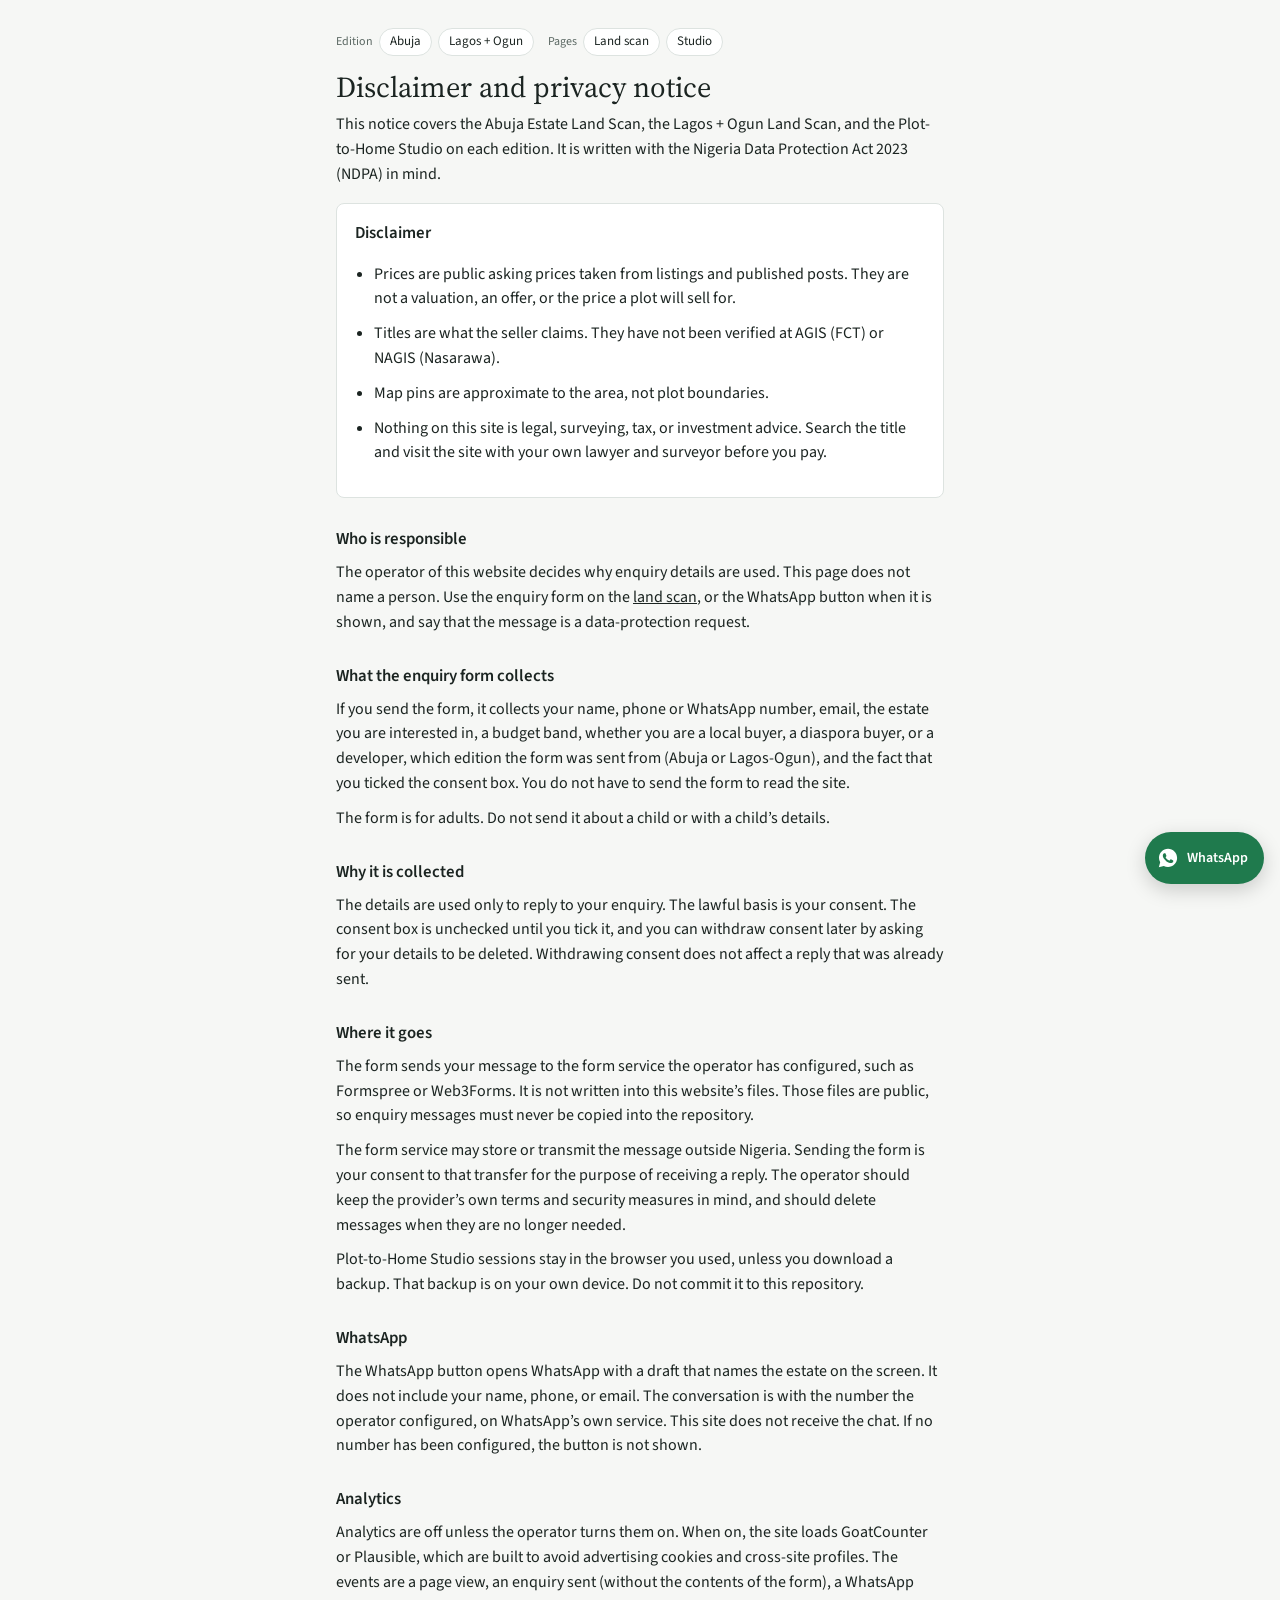
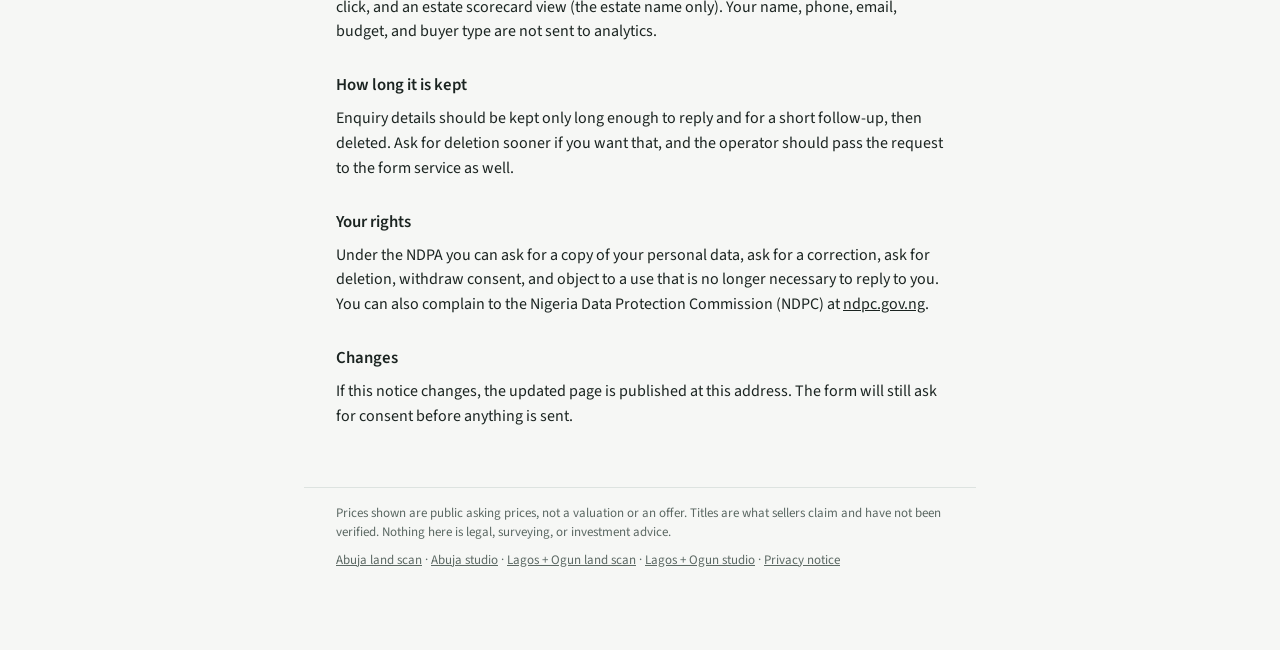
<file: privacy.html>
<!doctype html>
<html lang="en">
<head>
<meta charset="utf-8">
<meta name="viewport" content="width=device-width,initial-scale=1,viewport-fit=cover">
<title>Disclaimer and privacy notice — Estate Land Scan</title>
<meta name="description" content="Disclaimer and NDPA 2023 privacy notice for the Abuja and Lagos + Ogun land scans and the Plot-to-Home Studio.">
<link rel="preconnect" href="https://fonts.googleapis.com">
<link rel="preconnect" href="https://fonts.gstatic.com" crossorigin>
<link rel="stylesheet" href="https://fonts.googleapis.com/css2?family=Source+Sans+3:wght@400;600&family=Source+Serif+4:opsz,wght@8..60,400;8..60,600&display=swap">
<link rel="stylesheet" href="site.css">
<style>
:root{
  --color-bg:#f6f7f5; --color-panel:#ffffff; --color-fg:#1b2421; --color-fg-muted:#5b6863; --color-border-line:#dde3e0;
  --color-ok:#1f7a4d; --color-warn:#9a6a00; --color-bad:#b23b2b;
  --font-anthropic-sans:"Source Sans 3", "Segoe UI", system-ui, sans-serif;
  --font-anthropic-serif:"Source Serif 4", Georgia, serif;
  --cds-radius:8px; --cds-pad-lg:16px;
}
@media (prefers-color-scheme: dark){:root:not([data-theme="light"]){
  --color-bg:#151918; --color-panel:#1d2321; --color-fg:#e4ebe8; --color-fg-muted:#9aa8a3; --color-border-line:#2f3835;
  --color-ok:#6cc596; --color-warn:#e2b443; --color-bad:#ef8a78; color-scheme:dark}}
:root[data-theme="dark"]{
  --color-bg:#151918; --color-panel:#1d2321; --color-fg:#e4ebe8; --color-fg-muted:#9aa8a3; --color-border-line:#2f3835;
  --color-ok:#6cc596; --color-warn:#e2b443; --color-bad:#ef8a78; color-scheme:dark}
html,body{margin:0}
body{background:var(--color-bg);color:var(--color-fg);font-family:var(--font-anthropic-sans);font-size:16px;line-height:1.55}
*{box-sizing:border-box}
main{max-width:42rem;margin:0 auto;padding:28px clamp(16px,4vw,32px) 48px}
h1{font-family:var(--font-anthropic-serif);font-weight:400;font-size:1.8rem;line-height:1.2;margin:0 0 8px}
h2{font-size:1.05rem;font-weight:600;margin:28px 0 8px}
p,li{margin:0 0 10px}
ul{padding-left:1.2rem}
a{color:inherit}
.nav{font-size:13px;color:var(--color-fg-muted);margin-bottom:18px}
.nav a{color:inherit}
.panel{background:var(--color-panel);border:1px solid var(--color-border-line);border-radius:8px;padding:16px 18px;margin-top:16px}
main + .site-disclaimer{max-width:42rem;margin:0 auto;padding-left:clamp(16px,4vw,32px);padding-right:clamp(16px,4vw,32px)}
</style>
</head>
<body data-site-page="notice">
<main>
  <nav class="city-nav" aria-label="City edition">
    <span class="city-nav-k">Edition</span>
    <a href="index.html">Abuja</a>
    <a href="lagos/index.html">Lagos + Ogun</a>
    <span class="city-nav-k">Pages</span>
    <a href="index.html">Land scan</a>
    <a href="studio.html">Studio</a>
  </nav>
  <h1>Disclaimer and privacy notice</h1>
  <p>This notice covers the Abuja Estate Land Scan, the Lagos + Ogun Land Scan, and the Plot-to-Home Studio on each edition. It is written with the Nigeria Data Protection Act 2023 (NDPA) in mind.</p>

  <div class="panel">
    <h2 style="margin-top:0">Disclaimer</h2>
    <ul>
      <li>Prices are public asking prices taken from listings and published posts. They are not a valuation, an offer, or the price a plot will sell for.</li>
      <li>Titles are what the seller claims. They have not been verified at AGIS (FCT) or NAGIS (Nasarawa).</li>
      <li>Map pins are approximate to the area, not plot boundaries.</li>
      <li>Nothing on this site is legal, surveying, tax, or investment advice. Search the title and visit the site with your own lawyer and surveyor before you pay.</li>
    </ul>
  </div>

  <h2>Who is responsible</h2>
  <p>The operator of this website decides why enquiry details are used. This page does not name a person. Use the enquiry form on the <a href="index.html#enquire">land scan</a>, or the WhatsApp button when it is shown, and say that the message is a data-protection request.</p>

  <h2>What the enquiry form collects</h2>
  <p>If you send the form, it collects your name, phone or WhatsApp number, email, the estate you are interested in, a budget band, whether you are a local buyer, a diaspora buyer, or a developer, which edition the form was sent from (Abuja or Lagos-Ogun), and the fact that you ticked the consent box. You do not have to send the form to read the site.</p>
  <p>The form is for adults. Do not send it about a child or with a child’s details.</p>

  <h2>Why it is collected</h2>
  <p>The details are used only to reply to your enquiry. The lawful basis is your consent. The consent box is unchecked until you tick it, and you can withdraw consent later by asking for your details to be deleted. Withdrawing consent does not affect a reply that was already sent.</p>

  <h2>Where it goes</h2>
  <p>The form sends your message to the form service the operator has configured, such as Formspree or Web3Forms. It is not written into this website’s files. Those files are public, so enquiry messages must never be copied into the repository.</p>
  <p>The form service may store or transmit the message outside Nigeria. Sending the form is your consent to that transfer for the purpose of receiving a reply. The operator should keep the provider’s own terms and security measures in mind, and should delete messages when they are no longer needed.</p>
  <p>Plot-to-Home Studio sessions stay in the browser you used, unless you download a backup. That backup is on your own device. Do not commit it to this repository.</p>

  <h2>WhatsApp</h2>
  <p>The WhatsApp button opens WhatsApp with a draft that names the estate on the screen. It does not include your name, phone, or email. The conversation is with the number the operator configured, on WhatsApp’s own service. This site does not receive the chat. If no number has been configured, the button is not shown.</p>

  <h2>Analytics</h2>
  <p>Analytics are off unless the operator turns them on. When on, the site loads GoatCounter or Plausible, which are built to avoid advertising cookies and cross-site profiles. The events are a page view, an enquiry sent (without the contents of the form), a WhatsApp click, and an estate scorecard view (the estate name only). Your name, phone, email, budget, and buyer type are not sent to analytics.</p>

  <h2>How long it is kept</h2>
  <p>Enquiry details should be kept only long enough to reply and for a short follow-up, then deleted. Ask for deletion sooner if you want that, and the operator should pass the request to the form service as well.</p>

  <h2>Your rights</h2>
  <p>Under the NDPA you can ask for a copy of your personal data, ask for a correction, ask for deletion, withdraw consent, and object to a use that is no longer necessary to reply to you. You can also complain to the Nigeria Data Protection Commission (NDPC) at <a href="https://ndpc.gov.ng">ndpc.gov.ng</a>.</p>

  <h2>Changes</h2>
  <p>If this notice changes, the updated page is published at this address. The form will still ask for consent before anything is sent.</p>
</main>
<footer class="site-disclaimer">
  <p>Prices shown are public asking prices, not a valuation or an offer. Titles are what sellers claim and have not been verified. Nothing here is legal, surveying, or investment advice.</p>
  <p><a href="index.html">Abuja land scan</a> · <a href="studio.html">Abuja studio</a> · <a href="lagos/index.html">Lagos + Ogun land scan</a> · <a href="lagos/studio.html">Lagos + Ogun studio</a> · <a href="privacy.html">Privacy notice</a></p>
</footer>
<script src="site-config.js"></script>
<script src="site.js"></script>
</body>
</html>
</file>
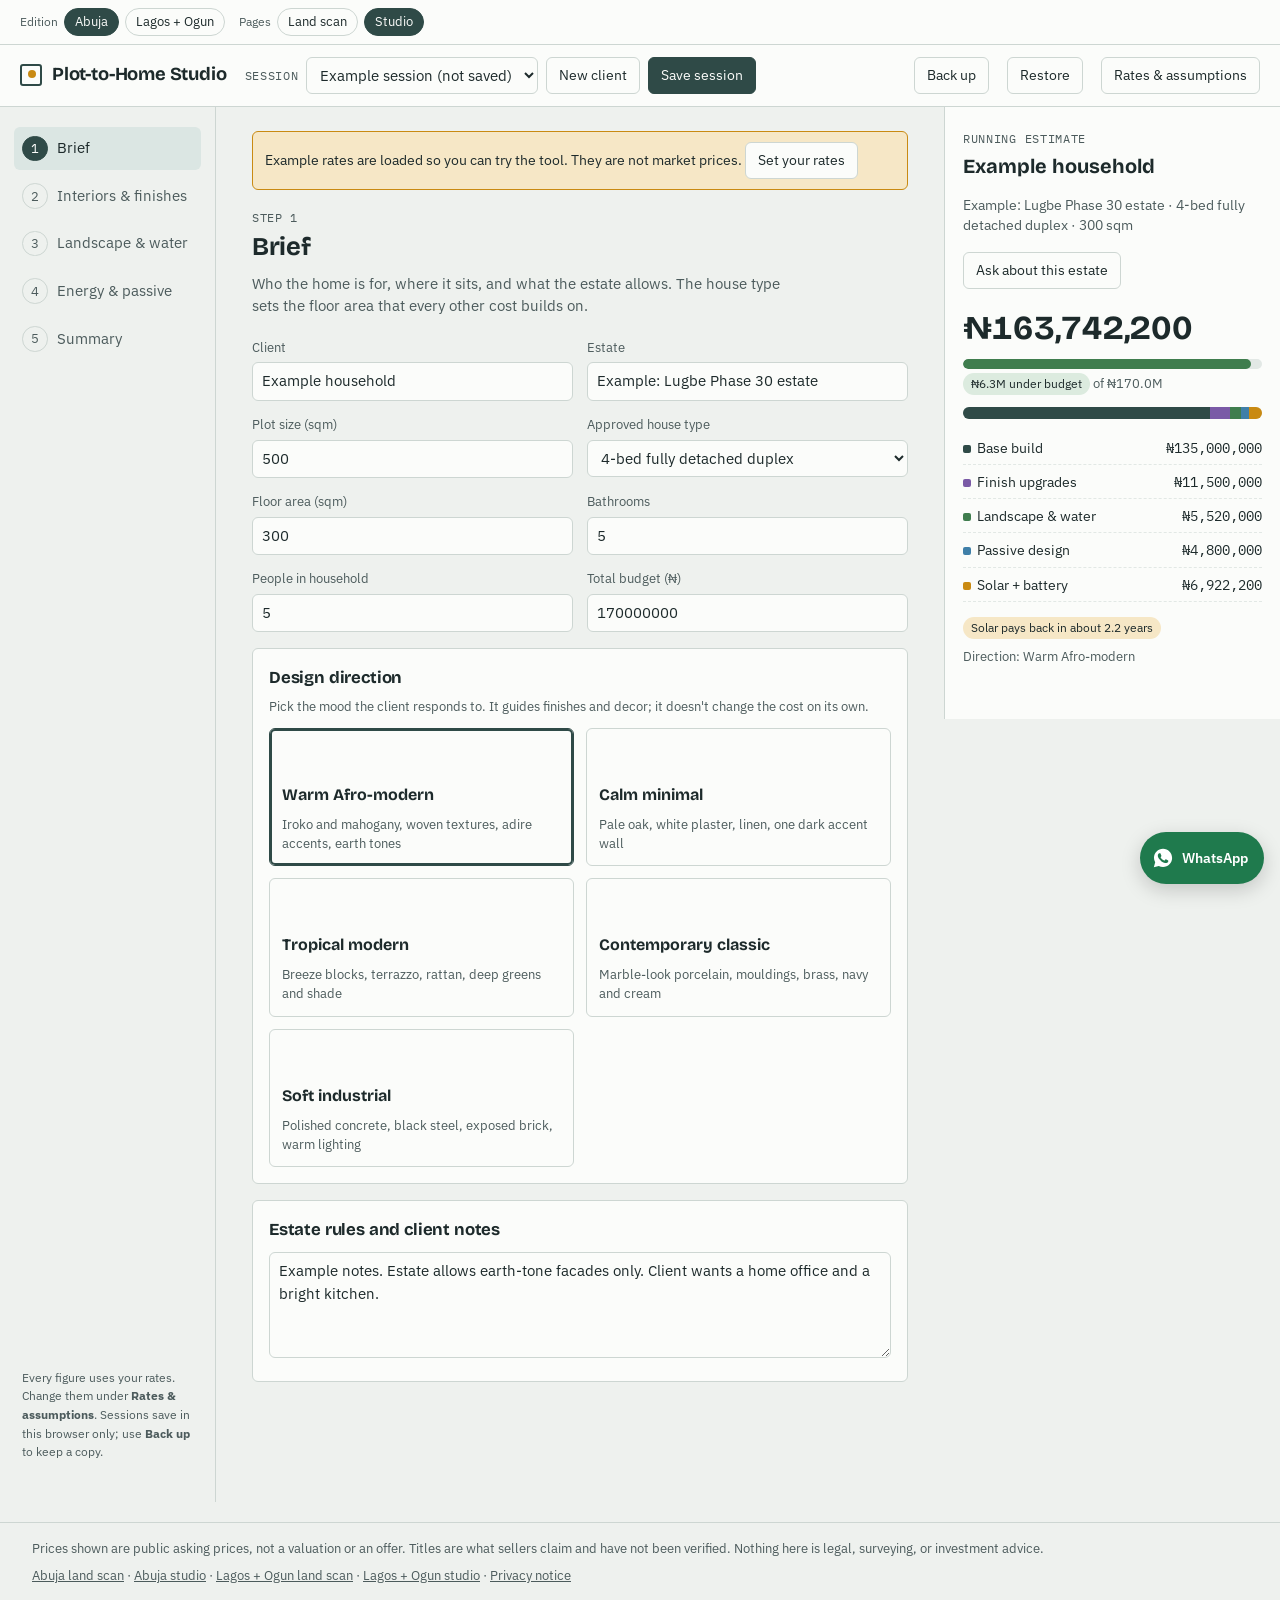
<file: studio.html>
<!doctype html>
<html lang="en">
<head>
<meta charset="utf-8">
<meta name="viewport" content="width=device-width,initial-scale=1,viewport-fit=cover">
<title>Plot-to-Home Studio — Abuja</title>
<meta name="description" content="A guided cost estimate for building a home on a plot in Abuja: brief, finishes, landscape, energy and a solar comparison.">
<link rel="preconnect" href="https://fonts.googleapis.com">
<link rel="preconnect" href="https://fonts.gstatic.com" crossorigin>
<link rel="stylesheet" href="https://fonts.googleapis.com/css2?family=Bricolage+Grotesque:opsz,wght@12..96,500;12..96,700&family=IBM+Plex+Sans:wght@400;500;600&family=IBM+Plex+Mono:wght@400;500&display=swap">
<link rel="stylesheet" href="site.css">
<style>
html,body{margin:0}[hidden]{display:none!important}

/* Layout: drafting-board console — step rail left, working sheet centre, running quote pinned right; stacks on phones with the quote as a bottom bar. */
:root{
  --paper:#eef1ee; --sheet:#fbfcfa; --ink:#1d2a2b; --ink-2:#4c5b5c; --rule:#cdd6d2; --rule-2:#e2e8e5;
  --granite:#2f4a47; --granite-soft:#dbe6e3; --sun:#c98a12; --sun-soft:#f6e7c6; --leaf:#3f7d4e; --leaf-soft:#dcebdf; --warn:#a4481f; --warn-soft:#f5e0d6; --plum:#7a5aa6; --sky:#3f7fa8;
  --f-display:"Bricolage Grotesque", "Segoe UI", system-ui, sans-serif;
  --f-body:"IBM Plex Sans", "Segoe UI", system-ui, sans-serif;
  --f-mono:"IBM Plex Mono", ui-monospace, "SFMono-Regular", Menlo, monospace;
  --r:6px;
}
@media (prefers-color-scheme: dark){:root:not([data-theme="light"]){
  --paper:#131a1a; --sheet:#1a2323; --ink:#e3ebe8; --ink-2:#9fb0ad; --rule:#33413f; --rule-2:#26302f;
  --granite:#8fc1b8; --granite-soft:#22383a; --sun:#e2a93c; --sun-soft:#3a2f17; --leaf:#7cc28c; --leaf-soft:#1f3326; --warn:#e58a62; --warn-soft:#3b241b; --plum:#b49ae0; --sky:#7fb7dc; color-scheme:dark}}
:root[data-theme="dark"]{
  --paper:#131a1a; --sheet:#1a2323; --ink:#e3ebe8; --ink-2:#9fb0ad; --rule:#33413f; --rule-2:#26302f;
  --granite:#8fc1b8; --granite-soft:#22383a; --sun:#e2a93c; --sun-soft:#3a2f17; --leaf:#7cc28c; --leaf-soft:#1f3326; --warn:#e58a62; --warn-soft:#3b241b; --plum:#b49ae0; --sky:#7fb7dc; color-scheme:dark}
html,body{height:100%}
body{background:var(--paper);color:var(--ink);font-family:var(--f-body);font-size:15px;line-height:1.5}
*{box-sizing:border-box}
button,input,select,textarea{font:inherit;color:inherit}
.app{display:grid;grid-template-columns:13.5rem minmax(0,1fr) 21rem;gap:0;min-height:100%}
/* top bar */
.top{grid-column:1/-1;display:flex;flex-wrap:wrap;align-items:center;gap:12px 18px;padding:12px 20px;border-bottom:1px solid var(--rule);background:var(--sheet)}
.brand{font-family:var(--f-display);font-weight:700;font-size:1.15rem;letter-spacing:-.01em;display:flex;align-items:center;gap:10px}
.brand .mk{width:22px;height:22px;border:2px solid var(--granite);border-radius:3px;position:relative}
.brand .mk::after{content:"";position:absolute;inset:4px 4px auto auto;width:8px;height:8px;background:var(--sun);border-radius:50%}
.top .grow{flex:1}
.sess{display:flex;gap:8px;align-items:center;flex-wrap:wrap}
.status{font-family:var(--f-mono);font-size:.78rem;color:var(--ink-2);max-width:20rem;overflow:hidden;text-overflow:ellipsis;white-space:nowrap}
.btn{border:1px solid var(--rule);background:var(--sheet);padding:7px 12px;border-radius:var(--r);cursor:pointer;font-size:.88rem}
.btn:hover{border-color:var(--granite)}
.btn.primary{background:var(--granite);border-color:var(--granite);color:var(--sheet)}
.btn:focus-visible,select:focus-visible,input:focus-visible,textarea:focus-visible,.step:focus-visible,.chip:focus-visible{outline:2px solid var(--sun);outline-offset:2px}
select,input[type=text],input[type=number],textarea{background:var(--sheet);border:1px solid var(--rule);border-radius:var(--r);padding:7px 9px;min-width:0}
/* rail */
.rail{padding:20px 14px;border-right:1px solid var(--rule);display:flex;flex-direction:column;gap:4px}
.step{display:grid;grid-template-columns:1.8rem 1fr;align-items:center;gap:6px;text-align:left;border:0;background:none;padding:9px 8px;border-radius:var(--r);cursor:pointer;color:var(--ink-2)}
.step .n{font-family:var(--f-mono);font-size:.8rem;border:1px solid var(--rule);border-radius:50%;width:1.6rem;height:1.6rem;display:grid;place-items:center}
.step[aria-current=true]{background:var(--granite-soft);color:var(--ink)}
.step[aria-current=true] .n{background:var(--granite);color:var(--sheet);border-color:var(--granite)}
.rail .hint{margin-top:auto;font-size:.78rem;color:var(--ink-2);padding:8px}
/* main sheet */
.main{padding:24px clamp(16px,3vw,36px) 120px;min-width:0}
.panel{display:none;max-width:56rem}
.panel.on{display:block}
h1,h2,h3{font-family:var(--f-display);letter-spacing:-.01em;text-wrap:balance;margin:0}
h2{font-size:1.6rem;font-weight:700}
.lede{color:var(--ink-2);margin:6px 0 20px;max-width:60ch}
.tag{font-family:var(--f-mono);font-size:.72rem;letter-spacing:.06em;text-transform:uppercase;color:var(--ink-2)}
.grid{display:grid;grid-template-columns:repeat(auto-fit,minmax(min(100%,14rem),1fr));gap:14px}
.field{display:flex;flex-direction:column;gap:5px;min-width:0}
.field label{font-size:.82rem;color:var(--ink-2)}
.block{background:var(--sheet);border:1px solid var(--rule);border-radius:var(--r);padding:16px;margin-top:16px}
.block h3{font-size:1.05rem;font-weight:700;margin-bottom:10px}
/* style cards */
.styles{display:grid;grid-template-columns:repeat(auto-fit,minmax(min(100%,13rem),1fr));gap:12px}
.style{border:1px solid var(--rule);border-radius:var(--r);background:var(--sheet);padding:12px;text-align:left;cursor:pointer;display:flex;flex-direction:column;gap:8px}
.style[aria-pressed=true]{border-color:var(--granite);box-shadow:0 0 0 2px var(--granite) inset}
.swatches{display:flex;height:34px;border-radius:4px;overflow:hidden}
.swatches span{flex:1}
.style b{font-family:var(--f-display);font-size:1rem}
.style small{color:var(--ink-2);font-size:.8rem}
/* finish table */
.rows{display:flex;flex-direction:column}
.row{display:grid;grid-template-columns:minmax(0,1.3fr) minmax(0,2fr) 7.5rem;gap:12px;align-items:center;padding:10px 0;border-bottom:1px solid var(--rule-2)}
.row:last-child{border-bottom:0}
.row .nm b{display:block;font-weight:600}
.row .nm small{color:var(--ink-2);font-size:.8rem}
.seg{display:flex;flex-wrap:wrap;gap:6px}
.chip{border:1px solid var(--rule);background:var(--sheet);border-radius:999px;padding:5px 12px;cursor:pointer;font-size:.85rem}
.chip[aria-pressed=true]{background:var(--granite);border-color:var(--granite);color:var(--sheet)}
.amt{font-family:var(--f-mono);font-size:.88rem;text-align:right;font-variant-numeric:tabular-nums}
.qty{display:flex;align-items:center;gap:6px}
.qty input{width:6rem}
.qty span{font-size:.8rem;color:var(--ink-2)}
@media (max-width:640px){.row{grid-template-columns:1fr;gap:6px}.amt{text-align:left}}
/* energy */
.applist{width:100%;border-collapse:collapse;font-size:.88rem}
.applist th{font-weight:500;color:var(--ink-2);text-align:left;font-size:.78rem;padding:4px 6px;border-bottom:1px solid var(--rule)}
.applist td{padding:4px 6px;border-bottom:1px solid var(--rule-2)}
.applist input{width:100%;min-width:3.5rem}
.applist td.k{font-family:var(--f-mono);text-align:right;white-space:nowrap}
.tblwrap{overflow-x:auto}
.metrics{display:grid;grid-template-columns:repeat(auto-fit,minmax(min(100%,10rem),1fr));gap:12px;margin-top:14px}
.metric{border-left:3px solid var(--sun);padding:4px 10px}
.metric .v{font-family:var(--f-display);font-size:1.5rem;font-weight:700;font-variant-numeric:tabular-nums}
.metric .l{font-size:.78rem;color:var(--ink-2)}
.chart{margin-top:14px}
.chart svg{display:block;width:100%;height:auto}
.legend{display:flex;gap:16px;flex-wrap:wrap;font-size:.8rem;color:var(--ink-2)}
.legend i{display:inline-block;width:14px;height:3px;border-radius:2px;margin-right:6px;vertical-align:middle}
.range{display:flex;align-items:center;gap:10px}
.range input{flex:1}
.range output{font-family:var(--f-mono);min-width:4.5rem;text-align:right}
.note{font-size:.8rem;color:var(--ink-2)}
.check{display:flex;gap:10px;align-items:flex-start;padding:8px 0;border-bottom:1px solid var(--rule-2)}
.check:last-child{border-bottom:0}
.check input{margin-top:4px}
.check div{flex:1;min-width:0}
.check small{display:block;color:var(--ink-2);font-size:.8rem}
/* quote panel */
.quote{border-left:1px solid var(--rule);background:var(--sheet);padding:20px 18px 40px;position:sticky;top:calc(env(safe-area-inset-top,0px) + 12px);align-self:start;max-height:calc(100vh - 24px);overflow:auto}
.quote h3{font-size:.95rem;font-weight:700}
.client{font-family:var(--f-display);font-size:1.25rem;font-weight:700;margin:2px 0 0}
.estate{color:var(--ink-2);font-size:.85rem}
.total{font-family:var(--f-display);font-size:2.1rem;font-weight:700;margin:14px 0 2px;font-variant-numeric:tabular-nums}
.budgetbar{height:10px;border-radius:5px;background:var(--rule-2);position:relative;overflow:hidden;margin:6px 0 4px}
.budgetbar span{position:absolute;inset:0 auto 0 0;background:var(--leaf);border-radius:5px}
.budgetbar.over span{background:var(--warn)}
.lines{margin-top:14px;display:flex;flex-direction:column;gap:2px}
.line{display:grid;grid-template-columns:1fr auto;gap:8px;font-size:.88rem;padding:5px 0;border-bottom:1px dashed var(--rule-2)}
.line .a{font-family:var(--f-mono);font-variant-numeric:tabular-nums}
.stack{display:flex;height:12px;border-radius:6px;overflow:hidden;margin-top:12px;background:var(--rule-2)}
.stack span{display:block;height:100%}
.pill{display:inline-block;font-size:.75rem;padding:2px 8px;border-radius:999px;background:var(--sun-soft);color:var(--ink)}
.pill.ok{background:var(--leaf-soft)}
.pill.bad{background:var(--warn-soft)}
.banner{background:var(--sun-soft);border:1px solid var(--sun);border-radius:var(--r);padding:10px 12px;font-size:.85rem;margin-bottom:16px}
.banner.bad{background:var(--warn-soft);border-color:var(--warn)}
.qactions{display:flex;flex-wrap:wrap;gap:8px;margin-top:16px}
/* rates drawer */
dialog{border:1px solid var(--rule);border-radius:10px;background:var(--sheet);color:var(--ink);padding:0;width:min(46rem,calc(100vw - 32px));max-height:calc(100vh - 48px)}
dialog::backdrop{background:rgba(10,20,20,.45)}
.dlg-h{display:flex;align-items:center;gap:12px;padding:14px 18px;border-bottom:1px solid var(--rule);position:sticky;top:0;background:var(--sheet)}
.dlg-b{padding:8px 18px 18px;overflow:auto}
.rate{display:grid;grid-template-columns:minmax(0,1fr) 9rem;gap:10px;align-items:center;padding:6px 0;border-bottom:1px solid var(--rule-2)}
.rate span{font-size:.88rem}
.rate small{color:var(--ink-2);display:block;font-size:.76rem}
.rate input{text-align:right;font-family:var(--f-mono)}
.rgroup{margin-top:14px}
.rgroup h4{margin:0 0 4px;font-family:var(--f-display);font-size:.95rem}
@media (max-width:1100px){.app{grid-template-columns:12rem minmax(0,1fr)}.quote{grid-column:1/-1;position:static;max-height:none;border-left:0;border-top:1px solid var(--rule)}}
@media (max-width:760px){
  .app{grid-template-columns:1fr}
  .rail{flex-direction:row;overflow-x:auto;border-right:0;border-bottom:1px solid var(--rule);padding:8px 12px;gap:4px}
  .rail .hint{display:none}
  .step{grid-template-columns:auto auto;white-space:nowrap}
  .main{padding-bottom:40px}
}
@media (prefers-reduced-motion: no-preference){.panel.on{animation:fade .25s ease-out}@keyframes fade{from{opacity:.4;transform:translateY(4px)}to{opacity:1;transform:none}}}
</style>
</head>
<body data-site-page="studio" data-city="Abuja">


<div class="app">
  <nav class="city-nav" aria-label="City edition">
    <span class="city-nav-k">Edition</span>
    <a href="studio.html" aria-current="page">Abuja</a>
    <a href="lagos/studio.html">Lagos + Ogun</a>
    <span class="city-nav-k">Pages</span>
    <a href="index.html">Land scan</a>
    <a href="studio.html" aria-current="page">Studio</a>
  </nav>
  <header class="top">
    <div class="brand"><span class="mk" aria-hidden="true"></span>Plot-to-Home Studio</div>
    <div class="sess">
      <label class="tag" for="sessPick">Session</label>
      <select id="sessPick" aria-label="Open a client session"><option value="">Example session (not saved)</option></select>
      <button class="btn" id="newSess">New client</button>
      <button class="btn primary" id="saveSess">Save session</button>
      <span class="status" id="status" role="status"></span>
    </div>
    <span class="grow"></span>
    <button class="btn" id="backupBtn">Back up</button>
    <label class="btn" for="restoreIn" style="display:inline-flex;align-items:center">Restore</label><input type="file" id="restoreIn" accept=".json" hidden>
    <button class="btn" id="openRates">Rates &amp; assumptions</button>
  </header>

  <nav class="rail" aria-label="Session steps">
    <button class="step" data-p="brief" aria-current="true"><span class="n">1</span>Brief</button>
    <button class="step" data-p="interiors"><span class="n">2</span>Interiors &amp; finishes</button>
    <button class="step" data-p="landscape"><span class="n">3</span>Landscape &amp; water</button>
    <button class="step" data-p="energy"><span class="n">4</span>Energy &amp; passive</button>
    <button class="step" data-p="summary"><span class="n">5</span>Summary</button>
    <p class="hint">Every figure uses your rates. Change them under <b>Rates &amp; assumptions</b>. Sessions save in this browser only; use <b>Back up</b> to keep a copy.</p>
  </nav>

  <main class="main">
    <div id="ratesBanner" class="banner" hidden></div>

    <!-- 1 BRIEF -->
    <section class="panel on" id="p-brief" aria-labelledby="h-brief">
      <span class="tag">Step 1</span>
      <h2 id="h-brief">Brief</h2>
      <p class="lede">Who the home is for, where it sits, and what the estate allows. The house type sets the floor area that every other cost builds on.</p>
      <div class="grid">
        <div class="field"><label for="f-client">Client</label><input type="text" id="f-client" autocomplete="off"></div>
        <div class="field"><label for="f-estate">Estate</label><input type="text" id="f-estate" autocomplete="off"></div>
        <div class="field"><label for="f-plot">Plot size (sqm)</label><input type="number" id="f-plot" min="0" step="10"></div>
        <div class="field"><label for="f-type">Approved house type</label><select id="f-type"></select></div>
        <div class="field"><label for="f-floor">Floor area (sqm)</label><input type="number" id="f-floor" min="0" step="5"></div>
        <div class="field"><label for="f-baths">Bathrooms</label><input type="number" id="f-baths" min="0" step="1"></div>
        <div class="field"><label for="f-household">People in household</label><input type="number" id="f-household" min="1" step="1"></div>
        <div class="field"><label for="f-budget">Total budget (₦)</label><input type="number" id="f-budget" min="0" step="1000000"></div>
      </div>
      <div class="block">
        <h3>Design direction</h3>
        <p class="note" style="margin:-4px 0 12px">Pick the mood the client responds to. It guides finishes and decor; it doesn't change the cost on its own.</p>
        <div class="styles" id="styles"></div>
      </div>
      <div class="block">
        <h3>Estate rules and client notes</h3>
        <textarea id="f-notes" rows="4" style="width:100%" placeholder="Facade colours the estate allows, setbacks, things the client loves or rejects…"></textarea>
      </div>
    </section>

    <!-- 2 INTERIORS -->
    <section class="panel" id="p-interiors" aria-labelledby="h-int">
      <span class="tag">Step 2</span>
      <h2 id="h-int">Interiors &amp; finishes</h2>
      <p class="lede">Standard is what the base build rate already covers. Premium and Luxury show the extra cost over standard, so the client sees exactly what each upgrade adds.</p>
      <div class="block"><div class="rows" id="finRows"></div></div>
    </section>

    <!-- 3 LANDSCAPE -->
    <section class="panel" id="p-landscape" aria-labelledby="h-ls">
      <span class="tag">Step 3</span>
      <h2 id="h-ls">Landscape &amp; water</h2>
      <p class="lede">Set quantities for the plot. Land left after the building footprint is shown as a guide for lawn and paving areas.</p>
      <p class="note" id="openArea"></p>
      <div class="block"><div class="rows" id="lsRows"></div></div>
    </section>

    <!-- 4 ENERGY -->
    <section class="panel" id="p-energy" aria-labelledby="h-en">
      <span class="tag">Step 4</span>
      <h2 id="h-en">Energy &amp; passive design</h2>
      <p class="lede">List what the household will run, then compare a generator-only home with a solar-and-battery home over ten years.</p>
      <div class="block">
        <h3>Appliances</h3>
        <div class="tblwrap"><table class="applist" id="appTable">
          <thead><tr><th>Appliance</th><th>Watts</th><th>Qty</th><th>Hours/day</th><th style="text-align:right">kWh/day</th><th></th></tr></thead>
          <tbody></tbody>
        </table></div>
        <button class="btn" id="addApp" style="margin-top:10px">Add appliance</button>
      </div>
      <div class="block">
        <h3>Supply</h3>
        <div class="grid">
          <div class="field"><label for="f-grid">Grid power expected (hours a day)</label><div class="range"><input type="range" id="f-grid" min="0" max="24" step="1"><output id="o-grid"></output></div></div>
          <div class="field"><label for="f-cover">Share of the remaining load solar should cover</label><div class="range"><input type="range" id="f-cover" min="0" max="100" step="5"><output id="o-cover"></output></div></div>
          <div class="field"><label for="f-night">Share of use after dark (needs battery)</label><div class="range"><input type="range" id="f-night" min="0" max="100" step="5"><output id="o-night"></output></div></div>
        </div>
        <div class="metrics" id="enMetrics"></div>
        <div class="chart" id="enChart"></div>
        <div class="legend"><span><i style="background:var(--warn)"></i>Generator only</span><span><i style="background:var(--sun)"></i>Solar + battery (incl. remaining generator use)</span></div>
        <p class="note" id="enNote"></p>
      </div>
      <div class="block">
        <h3>Passive design upgrades</h3>
        <p class="note" style="margin:-4px 0 6px">Design moves that cut heat gain and cooling load. Explain the trade-offs; costs come from your rates.</p>
        <div id="passive"></div>
      </div>
    </section>

    <!-- 5 SUMMARY -->
    <section class="panel" id="p-summary" aria-labelledby="h-sum">
      <span class="tag">Step 5</span>
      <h2 id="h-sum">Summary</h2>
      <p class="lede">The full picture to agree with the client before you develop drawings.</p>
      <div class="block" id="sumBody"></div>
      <div class="qactions">
        <button class="btn primary" id="dlSummary">Save summary for client</button>
        <button class="btn" id="copySummary">Copy summary text</button>
      </div>
      <p class="note" id="sumMsg"></p>
      <div id="enquire"></div>
    </section>
  </main>

  <aside class="quote" aria-label="Running estimate">
    <span class="tag">Running estimate</span>
    <p class="client" id="q-client">—</p>
    <p class="estate" id="q-estate"></p>
    <div class="qactions"><button class="btn" type="button" id="openEnquire">Ask about this estate</button></div>
    <div class="total" id="q-total">—</div>
    <div class="budgetbar" id="q-bar"><span></span></div>
    <div class="note" id="q-budget"></div>
    <div class="stack" id="q-stack"></div>
    <div class="lines" id="q-lines"></div>
    <div style="margin-top:14px" id="q-energy"></div>
  </aside>
</div>

<footer class="site-disclaimer">
  <p>Prices shown are public asking prices, not a valuation or an offer. Titles are what sellers claim and have not been verified. Nothing here is legal, surveying, or investment advice.</p>
  <p><a href="index.html">Abuja land scan</a> · <a href="studio.html">Abuja studio</a> · <a href="lagos/index.html">Lagos + Ogun land scan</a> · <a href="lagos/studio.html">Lagos + Ogun studio</a> · <a href="privacy.html">Privacy notice</a></p>
</footer>

<dialog id="ratesDlg" aria-labelledby="rates-h">
  <div class="dlg-h"><h3 id="rates-h" style="flex:1">Rates &amp; assumptions</h3><button class="btn" id="resetRates">Undo changes</button><button class="btn primary" id="saveRates">Save rates</button><button class="btn" id="closeRates" aria-label="Close">Close</button></div>
  <div class="dlg-b" id="ratesBody"></div>
</dialog>

<script>
(() => {
  // ---------- catalogue (structure only; all money comes from rates) ----------
  const HOUSE_TYPES = [
    { id: 't3', name: '3-bed terrace duplex', floor: 160, baths: 4 },
    { id: 's4', name: '4-bed semi-detached duplex', floor: 230, baths: 5 },
    { id: 'd4', name: '4-bed fully detached duplex', floor: 300, baths: 5 },
    { id: 'd5', name: '5-bed fully detached duplex + BQ', floor: 420, baths: 7 },
    { id: 'b3', name: '3-bed bungalow', floor: 150, baths: 3 },
    { id: 'custom', name: 'Other / custom', floor: 200, baths: 3 },
  ];
  const STYLES = [
    { id: 'afro', name: 'Warm Afro-modern', words: 'Iroko and mahogany, woven textures, adire accents, earth tones', sw: ['#7a4a2a', '#c99a6a', '#e9dccb', '#2d3b36', '#b3542e'] },
    { id: 'minimal', name: 'Calm minimal', words: 'Pale oak, white plaster, linen, one dark accent wall', sw: ['#f2efe9', '#d8d2c6', '#a59d8f', '#3c3f3e', '#8b9a8f'] },
    { id: 'tropical', name: 'Tropical modern', words: 'Breeze blocks, terrazzo, rattan, deep greens and shade', sw: ['#1f4a3a', '#5f8f5b', '#d9cfa8', '#f3efe4', '#c7704a'] },
    { id: 'classic', name: 'Contemporary classic', words: 'Marble-look porcelain, mouldings, brass, navy and cream', sw: ['#1c2a44', '#f1ece2', '#c9a45c', '#8a8f99', '#ffffff'] },
    { id: 'industrial', name: 'Soft industrial', words: 'Polished concrete, black steel, exposed brick, warm lighting', sw: ['#2b2b2b', '#8c8c86', '#b86b48', '#d9d3c7', '#4a5a5f'] },
  ];
  // unit: 'm2' = per sqm of floor area; 'each' = per unit (kitchen); 'bath' = per bathroom
  const FINISHES = [
    { id: 'floor', name: 'Flooring', hint: 'Tiles, porcelain, timber or stone', unit: 'm2' },
    { id: 'kitchen', name: 'Kitchen', hint: 'Cabinets, worktops, appliances package', unit: 'each' },
    { id: 'bath', name: 'Bathrooms', hint: 'Sanitary ware, fittings, wall finishes', unit: 'bath' },
    { id: 'ceiling', name: 'Ceilings & lighting', hint: 'POP or gypsum, cove lighting, fittings', unit: 'm2' },
    { id: 'windows', name: 'Doors & windows', hint: 'Frames, glazing, security doors', unit: 'm2' },
    { id: 'facade', name: 'Facade finish', hint: 'Within what the estate allows', unit: 'm2' },
  ];
  const LEVELS = [['standard', 'Standard'], ['premium', 'Premium'], ['luxury', 'Luxury']];
  const LANDSCAPE = [
    { id: 'lawn', name: 'Lawn and ground cover', unit: 'sqm', hint: 'Grass or low-water ground cover' },
    { id: 'paving', name: 'Paving and driveway', unit: 'sqm', hint: 'Interlock or stamped concrete' },
    { id: 'trees', name: 'Shade trees', unit: 'trees', hint: 'Cools the walls and parking' },
    { id: 'hedge', name: 'Boundary planting', unit: 'm', hint: 'Hedge along the fence line' },
    { id: 'lights', name: 'Outdoor lights', unit: 'lights', hint: 'Solar bollards or wall lights' },
    { id: 'rainwater', name: 'Rainwater harvesting', unit: 'system', hint: 'Gutters, filter, storage tank' },
    { id: 'borehole', name: 'Borehole and pump', unit: 'borehole', hint: 'Where the estate has no mains water' },
  ];
  const PASSIVE = [
    { id: 'overhang', name: 'Deep roof overhangs and window shading', hint: 'Keeps direct sun off walls and glass, especially east and west faces.', unit: 'm2' },
    { id: 'roofins', name: 'Roof insulation', hint: 'Cuts heat coming through the roof into upstairs rooms.', unit: 'm2' },
    { id: 'coolroof', name: 'Light-coloured, reflective roof', hint: 'Reflects more sunlight; check the estate allows the colour.', unit: 'm2' },
    { id: 'vent', name: 'Cross-ventilation and stack vents', hint: 'Opposite openings and high-level vents so rooms flush hot air.', unit: 'lump' },
    { id: 'solarwater', name: 'Solar water heater', hint: 'Removes electric water heating from the load.', unit: 'each' },
  ];
  const RATE_DEFS = [
    ['Build', [['base', 'Base build rate, standard finish', '₦ per sqm of floor area']]],
    ['Finishes — extra over standard', [
      ['floor_p', 'Flooring, premium', '₦ per sqm'], ['floor_l', 'Flooring, luxury', '₦ per sqm'],
      ['kitchen_p', 'Kitchen, premium', '₦ per kitchen'], ['kitchen_l', 'Kitchen, luxury', '₦ per kitchen'],
      ['bath_p', 'Bathroom, premium', '₦ per bathroom'], ['bath_l', 'Bathroom, luxury', '₦ per bathroom'],
      ['ceiling_p', 'Ceilings & lighting, premium', '₦ per sqm'], ['ceiling_l', 'Ceilings & lighting, luxury', '₦ per sqm'],
      ['windows_p', 'Doors & windows, premium', '₦ per sqm of floor'], ['windows_l', 'Doors & windows, luxury', '₦ per sqm of floor'],
      ['facade_p', 'Facade, premium', '₦ per sqm of floor'], ['facade_l', 'Facade, luxury', '₦ per sqm of floor'],
    ]],
    ['Landscape & water', [
      ['lawn', 'Lawn and ground cover', '₦ per sqm'], ['paving', 'Paving and driveway', '₦ per sqm'], ['trees', 'Shade tree, planted', '₦ each'],
      ['hedge', 'Boundary planting', '₦ per metre'], ['lights', 'Outdoor light', '₦ each'], ['rainwater', 'Rainwater harvesting system', '₦ per system'], ['borehole', 'Borehole and pump', '₦ each'],
    ]],
    ['Passive design', [
      ['overhang', 'Overhangs and shading', '₦ per sqm of floor'], ['roofins', 'Roof insulation', '₦ per sqm of floor'], ['coolroof', 'Reflective roof upgrade', '₦ per sqm of floor'],
      ['vent', 'Cross-ventilation and stack vents', '₦ lump sum'], ['solarwater', 'Solar water heater', '₦ each'],
    ]],
    ['Energy', [
      ['solar_kwp', 'Solar PV installed, incl. inverter', '₦ per kWp'], ['battery_kwh', 'Battery storage', '₦ per kWh'],
      ['petrol', 'Petrol price', '₦ per litre'], ['litres_kwh', 'Generator fuel use', 'litres per kWh'],
      ['gen_maint', 'Generator servicing and repairs', '₦ per year'], ['psh', 'Peak sun hours (Abuja)', 'hours per day'],
      ['pv_eff', 'Solar system efficiency', '0 to 1'], ['dod', 'Usable battery depth', '0 to 1'],
    ]],
  ];
  // Example rates so the tool works before the architect sets real ones. Not market prices.
  const EXAMPLE_RATES = { base: 450000, floor_p: 15000, floor_l: 45000, kitchen_p: 4000000, kitchen_l: 12000000, bath_p: 1500000, bath_l: 4000000,
    ceiling_p: 10000, ceiling_l: 25000, windows_p: 20000, windows_l: 50000, facade_p: 12000, facade_l: 35000,
    lawn: 5000, paving: 20000, trees: 80000, hedge: 8000, lights: 50000, rainwater: 2000000, borehole: 3500000,
    overhang: 6000, roofins: 8000, coolroof: 4000, vent: 600000, solarwater: 900000,
    solar_kwp: 1100000, battery_kwh: 500000, petrol: 1470, litres_kwh: 0.5, gen_maint: 400000, psh: 5.5, pv_eff: 0.75, dod: 0.8 };
  const RATE_KEYS = RATE_DEFS.flatMap(([, list]) => list.map((r) => r[0]));

  const EXAMPLE_SESSION = {
    client: 'Example household', estate: 'Example: Lugbe Phase 30 estate', plot: 500, type: 'd4', floor: 300, baths: 5, household: 5, budget: 170000000,
    style: 'afro', notes: 'Example notes. Estate allows earth-tone facades only. Client wants a home office and a bright kitchen.',
    finishes: { floor: 'premium', kitchen: 'premium', bath: 'standard', ceiling: 'premium', windows: 'standard', facade: 'standard' },
    landscape: { lawn: 120, paving: 90, trees: 3, hedge: 60, lights: 8, rainwater: 1, borehole: 0 },
    passive: { overhang: true, roofins: true, coolroof: false, vent: true, solarwater: false },
    grid: 8, cover: 80, night: 50,
    apps: [
      { n: 'Fridge-freezer', w: 150, q: 1, h: 12 }, { n: 'Chest freezer', w: 120, q: 1, h: 12 }, { n: 'LED lights', w: 10, q: 25, h: 6 },
      { n: 'Ceiling fans', w: 60, q: 5, h: 8 }, { n: 'Air conditioner (1.5hp)', w: 1100, q: 2, h: 5 }, { n: 'TV and decoder', w: 120, q: 2, h: 6 },
      { n: 'Water pump', w: 750, q: 1, h: 1 }, { n: 'Laptops and phones', w: 60, q: 3, h: 6 }, { n: 'Washing machine', w: 500, q: 1, h: 1 }, { n: 'Pressing iron', w: 1000, q: 1, h: 0.5 },
    ],
  };

  // ---------- state ----------
  const clone = (o) => JSON.parse(JSON.stringify(o));
  let S = clone(EXAMPLE_SESSION);
  let sessId = null;          // null = unsaved example / new
  let rates = { ...EXAMPLE_RATES }; // replaced by saved rates when they load
  let ratesExample = true;
  let ratesDraft = null;
  let db = null, downloads = null;
  let sessions = [];
  let dirty = false;
  let isExample = true;

  // ---------- helpers ----------
  const $ = (s) => document.querySelector(s);
  const el = (tag, attrs = {}, ...kids) => { const e = document.createElement(tag); for (const [k, v] of Object.entries(attrs)) { if (k === 'class') e.className = v; else if (k === 'text') e.textContent = v; else if (k.startsWith('on')) e.addEventListener(k.slice(2), v); else e.setAttribute(k, v); } for (const k of kids) if (k != null) e.append(k); return e; };
  const N = (v) => { const x = Number(v); return Number.isFinite(x) ? x : 0; };
  const R = (k) => (rates && Number.isFinite(Number(rates[k])) ? Number(rates[k]) : null);
  const naira = (v) => v == null ? '—' : '₦' + Math.round(v).toLocaleString('en-NG');
  const short = (v) => { if (v == null) return '—'; const a = Math.abs(v); if (a >= 1e9) return '₦' + (v / 1e9).toFixed(2) + 'B'; if (a >= 1e6) return '₦' + (v / 1e6).toFixed(1) + 'M'; if (a >= 1e3) return '₦' + Math.round(v / 1e3) + 'k'; return '₦' + Math.round(v); };
  const status = (t) => { $('#status').textContent = t; };
  const markDirty = () => { dirty = true; if (sessId) status('Unsaved changes'); scheduleSave(); };

  // ---------- costing ----------
  function finishCost(f) {
    const lvl = S.finishes[f.id] || 'standard'; if (lvl === 'standard') return 0;
    const r = R(f.id + (lvl === 'premium' ? '_p' : '_l')); if (r == null) return null;
    const mult = f.unit === 'm2' ? N(S.floor) : f.unit === 'bath' ? N(S.baths) : 1;
    return r * mult;
  }
  function lsCost(item) { const r = R(item.id); if (r == null) return null; return r * N(S.landscape[item.id]); }
  function passiveCost(p) {
    if (!S.passive[p.id]) return 0; const r = R(p.id); if (r == null) return null;
    return p.unit === 'm2' ? r * N(S.floor) : r;
  }
  function energy() {
    const daily = S.apps.reduce((s, a) => s + N(a.w) * N(a.q) * N(a.h) / 1000, 0);
    const peak = S.apps.reduce((s, a) => s + N(a.w) * N(a.q) / 1000, 0);
    const offGrid = 1 - Math.min(24, N(S.grid)) / 24;
    const needKwh = daily * offGrid;             // energy not supplied by the grid
    const solarKwh = needKwh * N(S.cover) / 100; // covered by solar
    const psh = R('psh'), eff = R('pv_eff'), dod = R('dod');
    const kwp = psh && eff ? solarKwh / (psh * eff) : null;
    const batt = dod ? solarKwh * N(S.night) / 100 / dod : null;
    const capex = kwp != null && batt != null && R('solar_kwp') != null && R('battery_kwh') != null ? kwp * R('solar_kwp') + batt * R('battery_kwh') : null;
    const fuelYr = (kwh) => (R('litres_kwh') != null && R('petrol') != null ? kwh * R('litres_kwh') * R('petrol') * 365 : null);
    const genOnly = fuelYr(needKwh) == null || R('gen_maint') == null ? null : fuelYr(needKwh) + (needKwh > 0 ? R('gen_maint') : 0);
    const residualKwh = needKwh - solarKwh;
    const withSolar = fuelYr(residualKwh) == null || R('gen_maint') == null ? null : fuelYr(residualKwh) + (residualKwh > 0.05 ? R('gen_maint') : 0);
    const saving = genOnly != null && withSolar != null ? genOnly - withSolar : null;
    const payback = capex != null && saving > 0 ? capex / saving : null;
    return { daily, peak, needKwh, solarKwh, kwp, batt, capex, genOnly, withSolar, saving, payback };
  }
  function totals() {
    const base = R('base') == null ? null : R('base') * N(S.floor);
    const fins = FINISHES.map((f) => finishCost(f));
    const ls = LANDSCAPE.map((i) => lsCost(i));
    const pas = PASSIVE.map((p) => passiveCost(p));
    const sum = (arr) => arr.some((v) => v == null) ? null : arr.reduce((a, b) => a + b, 0);
    const en = energy();
    const parts = [
      { k: 'Base build', v: base, c: 'var(--granite)' },
      { k: 'Finish upgrades', v: sum(fins), c: 'var(--plum)' },
      { k: 'Landscape & water', v: sum(ls), c: 'var(--leaf)' },
      { k: 'Passive design', v: sum(pas), c: 'var(--sky)' },
      { k: 'Solar + battery', v: en.capex, c: 'var(--sun)' },
    ];
    const total = parts.some((p) => p.v == null) ? null : parts.reduce((a, p) => a + p.v, 0);
    return { parts, total, en };
  }

  // ---------- render: brief ----------
  const typeSel = $('#f-type');
  HOUSE_TYPES.forEach((t) => typeSel.append(new Option(t.name, t.id)));
  const bind = (id, key, num = true, after) => {
    const inp = $(id);
    inp.addEventListener('input', () => { S[key] = num ? N(inp.value) : inp.value; markDirty(); after && after(); renderQuote(); });
  };
  bind('#f-client', 'client', false); bind('#f-estate', 'estate', false); bind('#f-plot', 'plot', true, renderLandscape);
  bind('#f-floor', 'floor', true, () => { renderFinishes(); renderPassive(); renderLandscape(); });
  bind('#f-baths', 'baths', true, renderFinishes); bind('#f-household', 'household'); bind('#f-budget', 'budget'); bind('#f-notes', 'notes', false);
  typeSel.addEventListener('change', () => {
    const t = HOUSE_TYPES.find((x) => x.id === typeSel.value); S.type = t.id; S.floor = t.floor; S.baths = t.baths;
    $('#f-floor').value = S.floor; $('#f-baths').value = S.baths; markDirty(); renderAll();
  });
  function renderBrief() {
    $('#f-client').value = S.client || ''; $('#f-estate').value = S.estate || ''; $('#f-plot').value = S.plot || '';
    typeSel.value = S.type || 'custom'; $('#f-floor').value = S.floor || ''; $('#f-baths').value = S.baths ?? '';
    $('#f-household').value = S.household || ''; $('#f-budget').value = S.budget || ''; $('#f-notes').value = S.notes || '';
    const box = $('#styles'); box.replaceChildren();
    for (const st of STYLES) {
      const sw = el('div', { class: 'swatches', 'aria-hidden': 'true' }, ...st.sw.map((c) => { const s = el('span'); s.style.background = c; return s; }));
      box.append(el('button', { class: 'style', 'aria-pressed': String(S.style === st.id), onclick: () => { S.style = st.id; markDirty(); renderBrief(); renderQuote(); } }, sw, el('b', { text: st.name }), el('small', { text: st.words })));
    }
  }

  // ---------- render: finishes ----------
  function renderFinishes() {
    const box = $('#finRows'); box.replaceChildren();
    for (const f of FINISHES) {
      const cur = S.finishes[f.id] || 'standard';
      const seg = el('div', { class: 'seg', role: 'group', 'aria-label': f.name });
      for (const [lv, label] of LEVELS) {
        const r = lv === 'standard' ? 0 : R(f.id + (lv === 'premium' ? '_p' : '_l'));
        const unitTxt = f.unit === 'm2' ? '/sqm' : f.unit === 'bath' ? '/bath' : '';
        const tip = lv === 'standard' ? 'In base rate' : (r == null ? 'No rate set' : '+' + short(r) + unitTxt);
        seg.append(el('button', { class: 'chip', 'aria-pressed': String(cur === lv), title: tip, onclick: () => { S.finishes[f.id] = lv; markDirty(); renderFinishes(); renderQuote(); } }, label));
      }
      const c = finishCost(f);
      box.append(el('div', { class: 'row' }, el('div', { class: 'nm' }, el('b', { text: f.name }), el('small', { text: f.hint })), seg, el('div', { class: 'amt', text: c === 0 ? 'In base' : '+' + naira(c) })));
    }
  }

  // ---------- render: landscape ----------
  function renderLandscape() {
    const footprint = N(S.floor) / (['t3', 's4', 'd4', 'd5'].includes(S.type) ? 2 : 1);
    const open = Math.max(0, N(S.plot) - footprint);
    $('#openArea').textContent = S.plot ? `Plot ${N(S.plot).toLocaleString()} sqm, building footprint about ${Math.round(footprint).toLocaleString()} sqm, leaving about ${Math.round(open).toLocaleString()} sqm for yard, parking and planting.` : '';
    const box = $('#lsRows'); box.replaceChildren();
    for (const it of LANDSCAPE) {
      const inp = el('input', { type: 'number', min: '0', step: it.unit === 'sqm' || it.unit === 'm' ? '5' : '1', id: 'ls-' + it.id, 'aria-label': it.name + ' quantity' });
      inp.value = S.landscape[it.id] ?? 0;
      inp.addEventListener('input', () => { S.landscape[it.id] = N(inp.value); markDirty(); amt.textContent = naira(lsCost(it)); renderQuote(); });
      const amt = el('div', { class: 'amt', text: naira(lsCost(it)) });
      box.append(el('div', { class: 'row' }, el('div', { class: 'nm' }, el('b', { text: it.name }), el('small', { text: it.hint })), el('div', { class: 'qty' }, inp, el('span', { text: it.unit })), amt));
    }
  }

  // ---------- render: energy ----------
  const fmtK = (v, d = 1) => v == null ? '—' : v.toLocaleString('en', { maximumFractionDigits: d });
  function renderApps() {
    const tb = $('#appTable tbody'); tb.replaceChildren();
    S.apps.forEach((a, i) => {
      const mk = (key, attrs) => { const x = el('input', attrs); x.value = a[key]; x.addEventListener('input', () => { a[key] = key === 'n' ? x.value : N(x.value); markDirty(); kc.textContent = fmtK(N(a.w) * N(a.q) * N(a.h) / 1000, 2); renderEnergyOut(); renderQuote(); }); return x; };
      const kc = el('td', { class: 'k', text: fmtK(N(a.w) * N(a.q) * N(a.h) / 1000, 2) });
      tb.append(el('tr', {},
        el('td', {}, mk('n', { type: 'text', 'aria-label': 'Appliance name' })),
        el('td', {}, mk('w', { type: 'number', min: '0', step: '10', 'aria-label': 'Watts' })),
        el('td', {}, mk('q', { type: 'number', min: '0', step: '1', 'aria-label': 'Quantity' })),
        el('td', {}, mk('h', { type: 'number', min: '0', max: '24', step: '0.5', 'aria-label': 'Hours per day' })),
        kc,
        el('td', {}, el('button', { class: 'btn', 'aria-label': 'Remove ' + a.n, onclick: () => { S.apps.splice(i, 1); markDirty(); renderApps(); renderEnergyOut(); renderQuote(); } }, '×'))));
    });
  }
  $('#addApp').addEventListener('click', () => { S.apps.push({ n: 'New appliance', w: 100, q: 1, h: 4 }); markDirty(); renderApps(); renderEnergyOut(); renderQuote(); });
  const sliders = [['#f-grid', 'grid', '#o-grid', (v) => v + ' h'], ['#f-cover', 'cover', '#o-cover', (v) => v + '%'], ['#f-night', 'night', '#o-night', (v) => v + '%']];
  for (const [id, key, out, fmt] of sliders) {
    $(id).addEventListener('input', (e) => { S[key] = N(e.target.value); $(out).textContent = fmt(S[key]); markDirty(); renderEnergyOut(); renderQuote(); });
  }
  function renderEnergy() {
    for (const [id, key, out, fmt] of sliders) { $(id).value = S[key]; $(out).textContent = fmt(S[key]); }
    renderApps(); renderEnergyOut(); renderPassive();
  }
  function renderEnergyOut() {
    const e = energy();
    const m = $('#enMetrics'); m.replaceChildren();
    const add = (v, l) => m.append(el('div', { class: 'metric' }, el('div', { class: 'v', text: v }), el('div', { class: 'l', text: l })));
    add(fmtK(e.daily) + ' kWh', 'Household use per day');
    add(fmtK(e.peak) + ' kW', 'If everything ran at once');
    add(e.kwp == null ? '—' : fmtK(e.kwp) + ' kWp', 'Solar panels needed');
    add(e.batt == null ? '—' : fmtK(e.batt) + ' kWh', 'Battery size');
    add(short(e.capex), 'Solar + battery cost');
    add(e.payback == null ? '—' : fmtK(e.payback) + ' yrs', 'Payback from fuel saved');
    drawEnergyChart(e);
    const big = S.apps.slice().sort((a, b) => N(b.w) * N(b.q) * N(b.h) - N(a.w) * N(a.q) * N(a.h))[0];
    const share = big && e.daily ? N(big.w) * N(big.q) * N(big.h) / 1000 / e.daily : 0;
    $('#enNote').textContent = (big ? `${big.n} uses ${Math.round(share * 100)}% of daily energy${share > 0.3 ? ', so passive cooling and efficient units shrink the solar system most.' : '.'} ` : '') + 'Battery and panel replacement, and future fuel price changes, are not included. With any generator use left, its full yearly servicing is still counted.';
  }
  function drawEnergyChart(e) {
    const box = $('#enChart'); box.replaceChildren();
    if (e.genOnly == null || e.capex == null) { box.append(el('p', { class: 'note', text: 'Set energy rates to see the ten-year comparison.' })); return; }
    const yrs = () => Array.from({ length: 11 }, (_, i) => i);
    const gen = yrs().map((y) => e.genOnly * y);
    const sol = yrs().map((y) => e.capex + e.withSolar * y);
    const W = Math.max(320, box.clientWidth || 600), H = 220, m = { l: 56, r: 64, t: 12, b: 28 };
    const max = Math.max(...gen, ...sol) || 1;
    const x = (i) => m.l + (W - m.l - m.r) * i / 10, y = (v) => H - m.b - (H - m.t - m.b) * v / max;
    const ns = 'http://www.w3.org/2000/svg';
    const svg = document.createElementNS(ns, 'svg'); svg.setAttribute('viewBox', `0 0 ${W} ${H}`); svg.setAttribute('role', 'img');
    svg.setAttribute('aria-label', 'Cumulative ten-year energy cost: generator only versus solar and battery');
    const mk = (t, a) => { const n = document.createElementNS(ns, t); for (const k in a) { const v = String(a[k]); if ((k === 'fill' || k === 'stroke') && v.startsWith('var(')) n.style[k] = v; else n.setAttribute(k, v); } svg.append(n); return n; };
    for (let i = 0; i <= 4; i++) { const v = max * i / 4; mk('line', { x1: m.l, x2: W - m.r, y1: y(v), y2: y(v), stroke: 'var(--rule-2)' }); const t = mk('text', { x: m.l - 6, y: y(v) + 4, 'text-anchor': 'end', 'font-size': 11, fill: 'var(--ink-2)', 'font-family': 'IBM Plex Mono, monospace' }); t.textContent = short(v); }
    for (let i = 0; i <= 10; i += 2) { const t = mk('text', { x: x(i), y: H - 8, 'text-anchor': 'middle', 'font-size': 11, fill: 'var(--ink-2)' }); t.textContent = i === 0 ? 'Now' : 'Yr ' + i; }
    const path = (arr) => arr.map((v, i) => (i ? 'L' : 'M') + x(i).toFixed(1) + ' ' + y(v).toFixed(1)).join(' ');
    mk('path', { d: path(gen), fill: 'none', stroke: 'var(--warn)', 'stroke-width': 2.5, 'stroke-linejoin': 'round', 'stroke-linecap': 'round' });
    mk('path', { d: path(sol), fill: 'none', stroke: 'var(--sun)', 'stroke-width': 2.5, 'stroke-linejoin': 'round', 'stroke-linecap': 'round' });
    const end = (arr, col) => { mk('circle', { cx: x(10), cy: y(arr[10]), r: 4, fill: col }); const t = mk('text', { x: x(10) + 6, y: y(arr[10]) + 4, 'font-size': 11, fill: 'var(--ink)', 'font-family': 'IBM Plex Mono, monospace' }); t.textContent = short(arr[10]); return t; };
    const a = end(gen, 'var(--warn)'), b = end(sol, 'var(--sun)');
    if (Math.abs(y(gen[10]) - y(sol[10])) < 14) b.setAttribute('y', y(sol[10]) + (y(sol[10]) > y(gen[10]) ? 16 : -8));
    box.append(svg);
  }
  function renderPassive() {
    const box = $('#passive'); box.replaceChildren();
    for (const p of PASSIVE) {
      const cb = el('input', { type: 'checkbox', id: 'pv-' + p.id }); cb.checked = !!S.passive[p.id];
      cb.addEventListener('change', () => { S.passive[p.id] = cb.checked; markDirty(); renderPassive(); renderQuote(); });
      const c = passiveCost(p);
      box.append(el('div', { class: 'check' }, cb, el('div', {}, el('label', { for: 'pv-' + p.id, text: p.name }), el('small', { text: p.hint })), el('div', { class: 'amt', style: 'flex:0 0 auto', text: S.passive[p.id] ? naira(c) : '—' })));
    }
  }

  // ---------- quote panel ----------
  function renderQuote() {
    const t = totals();
    $('#q-client').textContent = S.client || 'Unnamed client';
    const ty = HOUSE_TYPES.find((h) => h.id === S.type);
    $('#q-estate').textContent = [S.estate, ty && ty.name, S.floor ? N(S.floor) + ' sqm' : ''].filter(Boolean).join(' · ');
    $('#q-total').textContent = t.total == null ? '—' : naira(t.total);
    const bar = $('#q-bar'), b = N(S.budget);
    if (t.total != null && b > 0) {
      const pct = t.total / b; bar.querySelector('span').style.width = Math.min(100, pct * 100) + '%'; bar.classList.toggle('over', pct > 1);
      $('#q-budget').replaceChildren(el('span', { class: 'pill ' + (pct > 1 ? 'bad' : 'ok'), text: pct > 1 ? short(t.total - b) + ' over budget' : short(b - t.total) + ' under budget' }), ' of ' + short(b));
    } else { bar.querySelector('span').style.width = '0'; $('#q-budget').textContent = t.total == null ? 'Some rates are missing.' : 'Set a budget in the brief.'; }
    const st = $('#q-stack'); st.replaceChildren();
    const lines = $('#q-lines'); lines.replaceChildren();
    for (const p of t.parts) {
      if (t.total && p.v) { const s = el('span', { title: p.k }); s.style.width = (p.v / t.total * 100) + '%'; s.style.background = p.c; st.append(s); }
      const dot = el('i', { 'aria-hidden': 'true' }); dot.style.cssText = `display:inline-block;width:8px;height:8px;border-radius:2px;margin-right:6px;background:${p.c}`;
      lines.append(el('div', { class: 'line' }, el('span', {}, dot, p.k), el('span', { class: 'a', text: naira(p.v) })));
    }
    const e = t.en, qe = $('#q-energy'); qe.replaceChildren();
    if (e.payback != null) qe.append(el('span', { class: 'pill', text: `Solar pays back in about ${fmtK(e.payback)} years` }));
    if (S.style) { const s = STYLES.find((x) => x.id === S.style); if (s) qe.append(el('p', { class: 'note', style: 'margin-top:8px', text: 'Direction: ' + s.name })); }
    if (activePanel === 'summary') renderSummary();
  }

  // ---------- summary ----------
  function summaryText() {
    const t = totals(), e = t.en, ty = HOUSE_TYPES.find((h) => h.id === S.type), st = STYLES.find((x) => x.id === S.style);
    const L = [];
    L.push(`Design summary for ${S.client || 'client'}`);
    L.push(`${S.estate || ''}${S.plot ? ' · plot ' + N(S.plot) + ' sqm' : ''}`);
    L.push(`House: ${ty ? ty.name : ''}, about ${N(S.floor)} sqm, ${N(S.baths)} bathrooms`);
    if (st) L.push(`Design direction: ${st.name} (${st.words})`);
    L.push('');
    L.push('Finishes: ' + FINISHES.map((f) => `${f.name} ${S.finishes[f.id] || 'standard'}`).join('; '));
    const lsOn = LANDSCAPE.filter((i) => N(S.landscape[i.id]) > 0).map((i) => `${i.name} ${N(S.landscape[i.id])} ${i.unit}`);
    L.push('Landscape & water: ' + (lsOn.join('; ') || 'none'));
    const pOn = PASSIVE.filter((p) => S.passive[p.id]).map((p) => p.name);
    L.push('Passive design: ' + (pOn.join('; ') || 'none'));
    L.push(`Energy: about ${fmtK(e.daily)} kWh a day; ${fmtK(e.kwp)} kWp solar with ${fmtK(e.batt)} kWh battery${e.payback != null ? `, paying back in about ${fmtK(e.payback)} years from fuel saved` : ''}`);
    L.push('');
    for (const p of t.parts) L.push(`${p.k}: ${naira(p.v)}`);
    L.push(`Estimated total: ${naira(t.total)}${N(S.budget) ? ' (budget ' + naira(N(S.budget)) + ')' : ''}`);
    L.push('');
    L.push('Indicative estimate for discussion, not a quotation. Final costs follow detailed drawings and the bill of quantities.');
    if (ratesExample) L.push('NOTE: these figures use example rates that have not been reviewed.');
    return L.join('\n');
  }
  function renderSummary() {
    const box = $('#sumBody'); box.replaceChildren();
    if (ratesExample) box.append(el('div', { class: 'banner bad', text: 'These figures use example rates. Set and save your own rates before sharing with a client.' }));
    box.append(el('pre', { style: 'white-space:pre-wrap;font-family:var(--f-body);margin:0;line-height:1.6', text: summaryText() }));
  }
  function summaryHtml() {
    const esc = (s) => String(s).replace(/[&<>"]/g, (c) => ({ '&': '&amp;', '<': '&lt;', '>': '&gt;', '"': '&quot;' }[c]));
    const st = STYLES.find((x) => x.id === S.style);
    const sw = st ? st.sw.map((c) => `<span style="display:inline-block;width:36px;height:36px;background:${c};border-radius:4px;margin-right:4px"></span>`).join('') : '';
    return `<!doctype html><html><head><meta charset="utf-8"><title>Design summary – ${esc(S.client || 'client')}</title></head><body style="font-family:Segoe UI,Helvetica,Arial,sans-serif;max-width:720px;margin:40px auto;padding:0 20px;color:#1d2a2b;line-height:1.6"><div>${sw}</div><pre style="white-space:pre-wrap;font-family:inherit;font-size:15px">${esc(summaryText())}</pre></body></html>`;
  }
  $('#copySummary').addEventListener('click', async () => {
    try { await navigator.clipboard.writeText(summaryText()); $('#sumMsg').textContent = 'Summary copied.'; }
    catch { const pre = $('#sumBody pre'); if (pre) { const r = document.createRange(); r.selectNodeContents(pre); const s = getSelection(); s.removeAllRanges(); s.addRange(r); } $('#sumMsg').textContent = 'Copy was blocked here, so the text is selected. Press Ctrl+C or Cmd+C.'; }
  });
  $('#dlSummary').addEventListener('click', async () => {
    if (!downloads) { $('#sumMsg').textContent = 'Saving files isn’t available in this view. Use Copy summary text instead.'; return; }
    const name = 'Design summary - ' + (S.client || 'client').replace(/[^\w\s&-]/g, '').trim() + '.html';
    try { await downloads.save({ filename: name, data: summaryHtml() }); $('#sumMsg').textContent = 'Summary saved.'; }
    catch (err) { $('#sumMsg').textContent = err && err.code === 'declined' ? 'Save cancelled.' : 'Couldn’t save the file here. Use Copy summary text instead.'; }
  });

  // ---------- rates dialog ----------
  const dlg = $('#ratesDlg');
  function renderRatesBody() {
    const body = $('#ratesBody'); body.replaceChildren();
    body.append(el('p', { class: 'note', style: 'margin-top:10px', text: ratesExample ? 'These are example rates to show how the tool works. They are not market prices. Replace them with your own before quoting.' : 'Your saved rates. Changes apply to every session.' }));
    for (const [group, list] of RATE_DEFS) {
      const g = el('div', { class: 'rgroup' }, el('h4', { text: group }));
      for (const [k, label, unit] of list) {
        const inp = el('input', { type: 'number', step: 'any', min: '0', id: 'rate-' + k, 'aria-label': label });
        inp.value = ratesDraft[k] ?? '';
        inp.addEventListener('input', () => { ratesDraft[k] = inp.value === '' ? null : Number(inp.value); });
        g.append(el('div', { class: 'rate' }, el('span', {}, label, el('small', { text: unit })), inp));
      }
      body.append(g);
    }
  }
  $('#openRates').addEventListener('click', () => { ratesDraft = { ...(rates || {}) }; renderRatesBody(); dlg.showModal(); });
  $('#closeRates').addEventListener('click', () => dlg.close());
  $('#resetRates').addEventListener('click', () => { ratesDraft = { ...(rates || {}) }; renderRatesBody(); });
  $('#saveRates').addEventListener('click', async () => {
    const vals = {}; for (const k of RATE_KEYS) if (ratesDraft[k] != null && Number.isFinite(ratesDraft[k])) vals[k] = ratesDraft[k];
    if (!db) { rates = vals; ratesExample = false; renderAll(); dlg.close(); renderAll(); status('Rates used for this visit only'); return; }
    try { await db.doc('settings/rates').set({ values: vals, examples: false, updated: new Date().toISOString() }); dlg.close(); status('Rates saved'); }
    catch { status('Couldn’t save rates in this browser.'); }
  });

  // ---------- sessions ----------
  const pick = $('#sessPick');
  function renderPicker() {
    pick.replaceChildren(new Option(isExample ? 'Example session (not saved)' : 'New session (not saved yet)', ''));
    for (const s of sessions) pick.append(new Option(`${s.client || 'Unnamed'} — ${s.estate || 'no estate'}`, s.id));
    pick.value = sessId || '';
  }
  pick.addEventListener('change', () => {
    const id = pick.value;
    if (!id) { sessId = null; isExample = true; S = clone(EXAMPLE_SESSION); renderAll(); status('Example session'); return; }
    const s = sessions.find((x) => x.id === id); if (!s) return;
    sessId = id; isExample = false; S = Object.assign(clone(EXAMPLE_SESSION), clone(s.data)); dirty = false; renderAll(); status('Opened');
  });
  $('#newSess').addEventListener('click', () => {
    sessId = null; isExample = false; S = clone(EXAMPLE_SESSION);
    Object.assign(S, { client: '', estate: '', notes: '', budget: 0, style: '' });
    renderAll(); show('brief'); $('#f-client').focus(); status('New client. Fill the brief, then save.');
  });
  let saveTimer = null, saving = false;
  function scheduleSave() { if (!sessId || !db) return; clearTimeout(saveTimer); saveTimer = setTimeout(saveNow, 2000); }
  async function saveNow() {
    if (!db || saving) return;
    if (!S.client) { status('Add the client’s name before saving.'); return; }
    saving = true;
    try {
      if (!sessId) sessId = 's' + Date.now().toString(36) + Math.random().toString(36).slice(2, 6);
      await db.doc('sessions/' + sessId).set({ client: S.client, estate: S.estate || '', updated: new Date().toISOString(), data: clone(S) });
      dirty = false; status('Saved ' + new Date().toLocaleTimeString([], { hour: '2-digit', minute: '2-digit' }));
    } catch (err) { status(err && err.code === 'quota_exceeded' ? 'Storage is full. Delete old sessions to save new ones.' : 'Couldn’t save in this browser. Use Back up.'); }
    saving = false;
  }
  $('#saveSess').addEventListener('click', () => { if (!db) { status('This browser blocks saving. Use Back up.'); return; } clearTimeout(saveTimer); saveNow(); });

  // ---------- navigation ----------
  let activePanel = 'brief';
  function show(p) {
    activePanel = p;
    document.querySelectorAll('.panel').forEach((x) => x.classList.toggle('on', x.id === 'p-' + p));
    document.querySelectorAll('.step').forEach((x) => x.setAttribute('aria-current', String(x.dataset.p === p)));
    if (p === 'energy') renderEnergyOut();
    if (p === 'summary') renderSummary();
    try { localStorage.setItem('p2h-step', p); } catch {}
  }
  document.querySelectorAll('.step').forEach((b) => b.addEventListener('click', () => show(b.dataset.p)));

  function renderBanner() {
    const b = $('#ratesBanner');
    if (!rates) { b.hidden = false; b.className = 'banner'; b.textContent = 'Loading your rates…'; return; }
    b.hidden = !ratesExample; b.className = 'banner';
    b.replaceChildren('Example rates are loaded so you can try the tool. They are not market prices. ', el('button', { class: 'btn', onclick: () => $('#openRates').click() }, 'Set your rates'));
  }
  function renderAll() {
    renderBanner(); renderBrief(); renderFinishes(); renderLandscape(); renderEnergy(); renderQuote(); renderPicker();
    if (activePanel === 'summary') renderSummary();
    if (window.siteSetEstate) window.siteSetEstate(String(S.estate || "").trim());
  }

  window.addEventListener('resize', () => { if (activePanel === 'energy') drawEnergyChart(energy()); });
  try { const p = localStorage.getItem('p2h-step'); if (p && document.getElementById('p-' + p)) show(p); } catch {}
  renderAll();

  // ---------- local storage (standalone edition) ----------
  const LS_KEY = 'p2h-store-v1';
  const readStore = () => { try { return JSON.parse(localStorage.getItem(LS_KEY)) || { rates: null, sessions: {} }; } catch { return { rates: null, sessions: {} }; } };
  const writeStore = (s) => { localStorage.setItem(LS_KEY, JSON.stringify(s)); };
  const listeners = { rates: [], sessions: [] };
  const emit = () => { const s = readStore(); listeners.rates.forEach((f) => f(s)); listeners.sessions.forEach((f) => f(s)); };
  const snapDoc = (d) => ({ exists: !!d, data: () => d });
  const localDb = {
    doc(path) {
      if (path === 'settings/rates') return {
        onSnapshot(fn) { const f = (s) => fn(snapDoc(s.rates)); listeners.rates.push(f); f(readStore()); },
        async set(v) { const s = readStore(); s.rates = v; writeStore(s); emit(); },
      };
      const id = path.split('/')[1];
      return { async set(v) { const s = readStore(); s.sessions[id] = v; writeStore(s); emit(); } };
    },
    collection() {
      const q = { orderBy() { return q; }, limit() { return q; },
        onSnapshot(fn) { const f = (s) => fn({ docs: Object.entries(s.sessions).sort((a, b) => String(b[1].updated).localeCompare(String(a[1].updated))).map(([id, d]) => ({ id, data: () => d })) }); listeners.sessions.push(f); f(readStore()); } };
      return q;
    },
  };
  const saveFile = (filename, data, type) => {
    const url = URL.createObjectURL(new Blob([data], { type }));
    const a = document.createElement('a'); a.href = url; a.download = filename; document.body.append(a); a.click(); a.remove();
    setTimeout(() => URL.revokeObjectURL(url), 2000);
  };
  downloads = { async save({ filename, data }) { saveFile(filename, data, 'text/html'); return { status: 'saved' }; } };
  $('#backupBtn').addEventListener('click', () => {
    saveFile('plot-to-home-backup-' + new Date().toISOString().slice(0, 10) + '.json', JSON.stringify(readStore(), null, 1), 'application/json');
    status('Backup saved');
  });
  $('#restoreIn').addEventListener('change', async (e) => {
    const f = e.target.files[0]; if (!f) return;
    try {
      const incoming = JSON.parse(await f.text());
      const s = readStore();
      if (incoming.rates) s.rates = incoming.rates;
      Object.assign(s.sessions, incoming.sessions || {});
      writeStore(s); emit(); status('Restored ' + Object.keys(incoming.sessions || {}).length + ' sessions');
    } catch { status('That file isn’t a Plot-to-Home backup.'); }
    e.target.value = '';
  });
  try { localStorage.setItem('p2h-probe', '1'); localStorage.removeItem('p2h-probe'); db = localDb; } catch { db = null; }
  if (!db) { status('This browser blocks saving; use Back up before closing.'); }
  else {
    db.doc('settings/rates').onSnapshot((snap) => {
      const d = snap.exists ? snap.data() : null;
      ratesExample = !d || d.examples !== false || !d.values; rates = ratesExample ? { ...EXAMPLE_RATES } : { ...d.values };
      renderAll();
    });
    db.collection('sessions').orderBy('updated', 'desc').limit(200).onSnapshot((snap) => {
      sessions = snap.docs.map((d) => ({ id: d.id, ...d.data() }));
      renderPicker();
    });
  }
})();
</script>
<script src="site-config.js"></script>
<script src="site.js"></script>
</body>
</html>
</file>
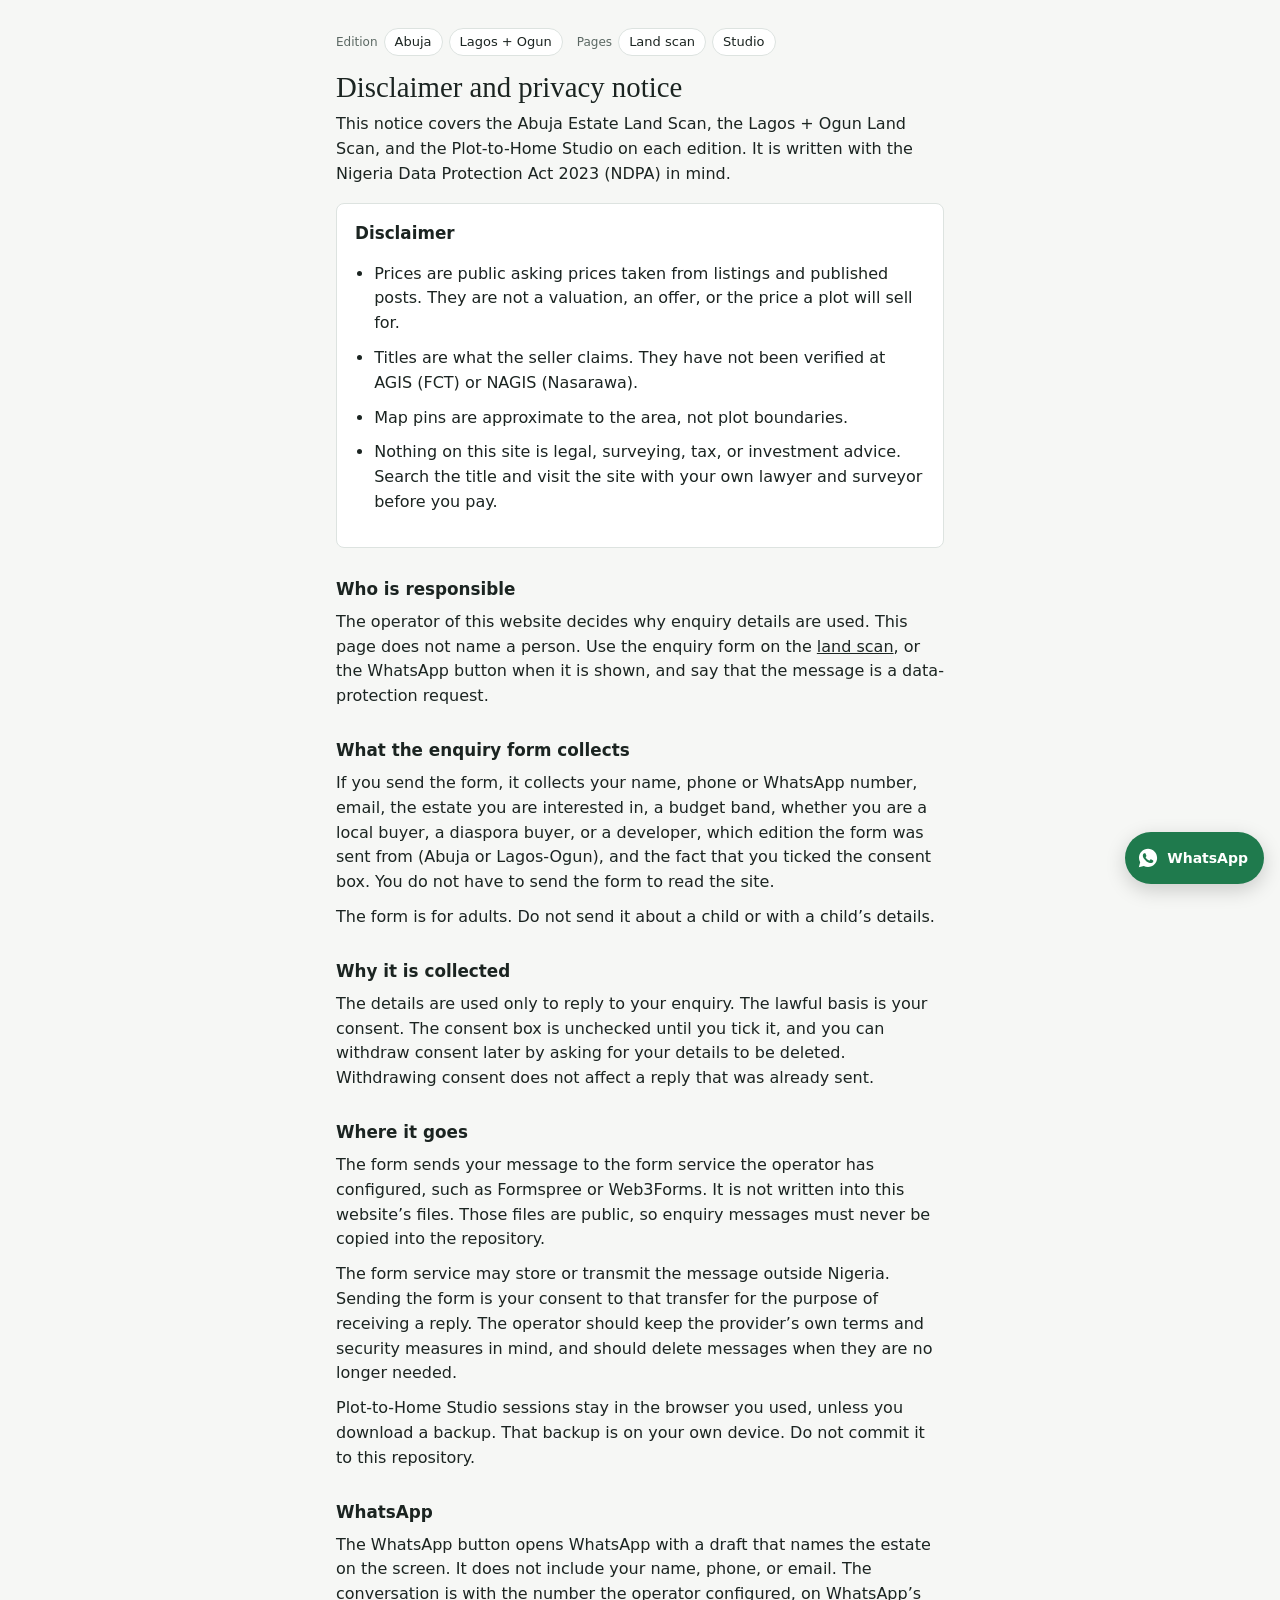
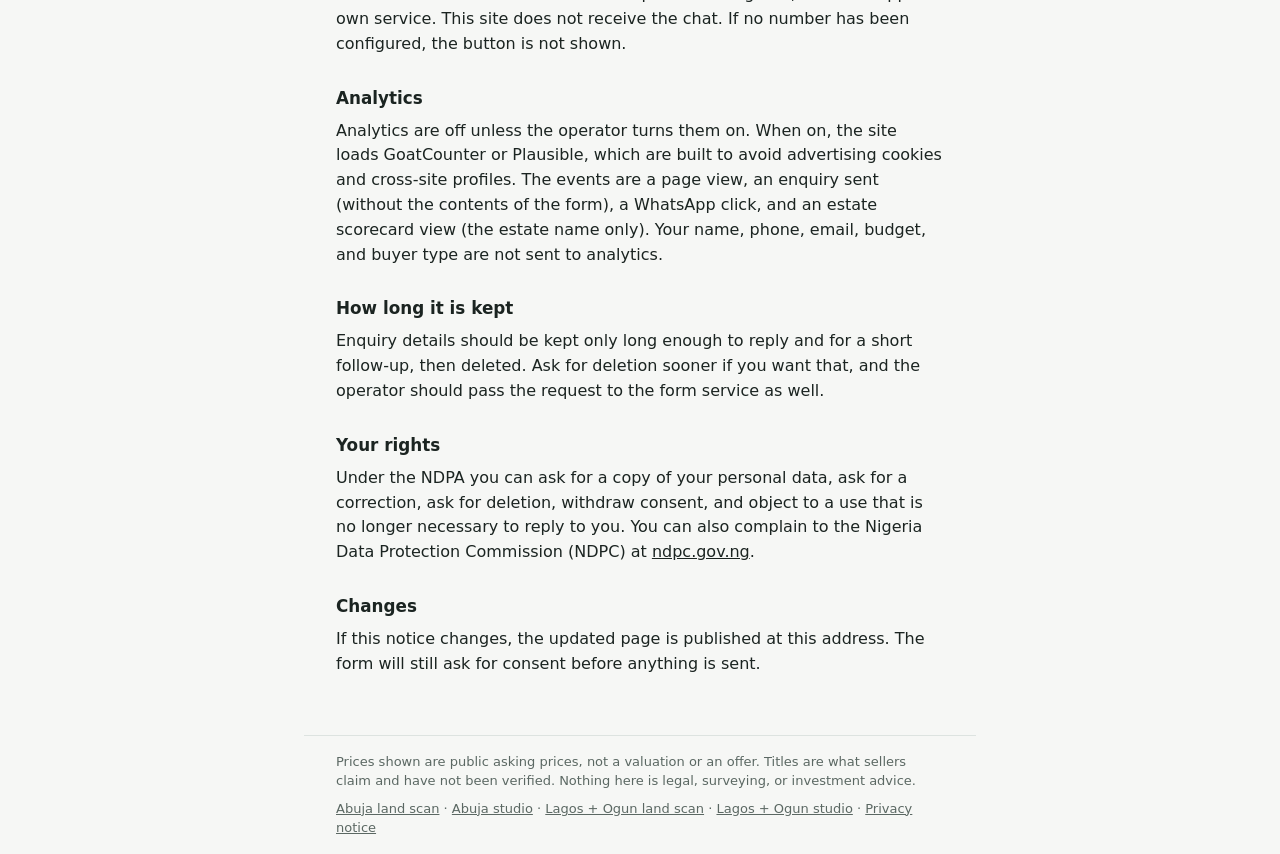
<file: lagos/privacy.html>
<!doctype html><html lang="en"><head><meta charset="utf-8"><meta name="viewport" content="width=device-width,initial-scale=1"><title>Privacy notice</title><meta http-equiv="refresh" content="0; url=../privacy.html"><style>body{font-family:system-ui,sans-serif;margin:24px;background:#f6f7f5;color:#1b2421}</style></head><body><p>The privacy notice is at <a href="../privacy.html">../privacy.html</a>.</p></body></html>
</file>
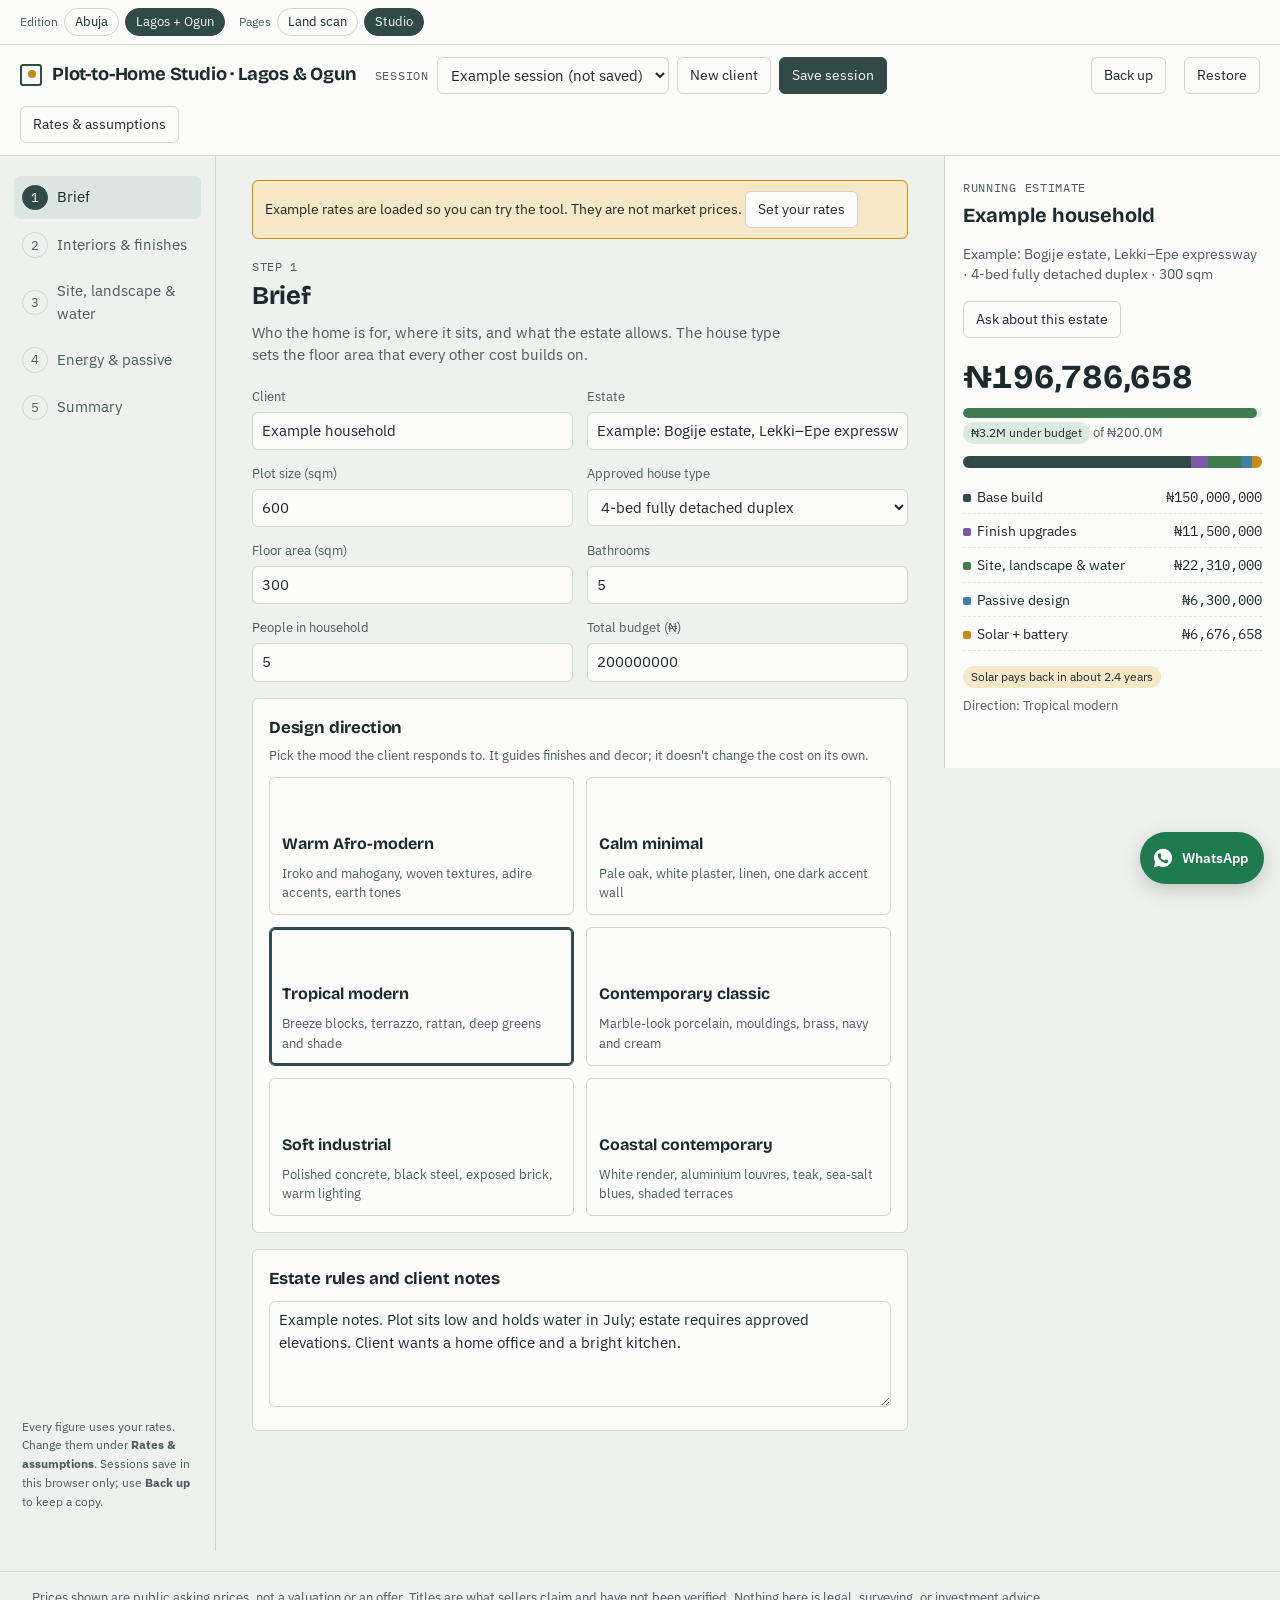
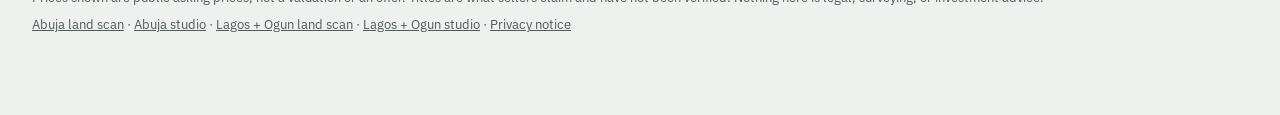
<file: lagos/studio.html>
<!doctype html>
<html lang="en">
<head>
<meta charset="utf-8">
<meta name="viewport" content="width=device-width,initial-scale=1,viewport-fit=cover">
<title>Plot-to-Home Studio — Lagos + Ogun</title>
<meta name="description" content="A guided cost estimate for building a home on a plot in Lagos or Ogun: brief, finishes, site works, energy and a solar comparison.">
<link rel="preconnect" href="https://fonts.googleapis.com">
<link rel="preconnect" href="https://fonts.gstatic.com" crossorigin>
<link rel="stylesheet" href="https://fonts.googleapis.com/css2?family=Bricolage+Grotesque:opsz,wght@12..96,500;12..96,700&family=IBM+Plex+Sans:wght@400;500;600&family=IBM+Plex+Mono:wght@400;500&display=swap">
<link rel="stylesheet" href="../site.css">
<style>
html,body{margin:0}[hidden]{display:none!important}

/* Layout: drafting-board console — step rail left, working sheet centre, running quote pinned right; stacks on phones with the quote as a bottom bar. */
:root{
  --paper:#eef1ee; --sheet:#fbfcfa; --ink:#1d2a2b; --ink-2:#4c5b5c; --rule:#cdd6d2; --rule-2:#e2e8e5;
  --granite:#2f4a47; --granite-soft:#dbe6e3; --sun:#c98a12; --sun-soft:#f6e7c6; --leaf:#3f7d4e; --leaf-soft:#dcebdf; --warn:#a4481f; --warn-soft:#f5e0d6; --plum:#7a5aa6; --sky:#3f7fa8;
  --f-display:"Bricolage Grotesque", "Segoe UI", system-ui, sans-serif;
  --f-body:"IBM Plex Sans", "Segoe UI", system-ui, sans-serif;
  --f-mono:"IBM Plex Mono", ui-monospace, "SFMono-Regular", Menlo, monospace;
  --r:6px;
}
@media (prefers-color-scheme: dark){:root:not([data-theme="light"]){
  --paper:#131a1a; --sheet:#1a2323; --ink:#e3ebe8; --ink-2:#9fb0ad; --rule:#33413f; --rule-2:#26302f;
  --granite:#8fc1b8; --granite-soft:#22383a; --sun:#e2a93c; --sun-soft:#3a2f17; --leaf:#7cc28c; --leaf-soft:#1f3326; --warn:#e58a62; --warn-soft:#3b241b; --plum:#b49ae0; --sky:#7fb7dc; color-scheme:dark}}
:root[data-theme="dark"]{
  --paper:#131a1a; --sheet:#1a2323; --ink:#e3ebe8; --ink-2:#9fb0ad; --rule:#33413f; --rule-2:#26302f;
  --granite:#8fc1b8; --granite-soft:#22383a; --sun:#e2a93c; --sun-soft:#3a2f17; --leaf:#7cc28c; --leaf-soft:#1f3326; --warn:#e58a62; --warn-soft:#3b241b; --plum:#b49ae0; --sky:#7fb7dc; color-scheme:dark}
html,body{height:100%}
body{background:var(--paper);color:var(--ink);font-family:var(--f-body);font-size:15px;line-height:1.5}
*{box-sizing:border-box}
button,input,select,textarea{font:inherit;color:inherit}
.app{display:grid;grid-template-columns:13.5rem minmax(0,1fr) 21rem;gap:0;min-height:100%}
/* top bar */
.top{grid-column:1/-1;display:flex;flex-wrap:wrap;align-items:center;gap:12px 18px;padding:12px 20px;border-bottom:1px solid var(--rule);background:var(--sheet)}
.brand{font-family:var(--f-display);font-weight:700;font-size:1.15rem;letter-spacing:-.01em;display:flex;align-items:center;gap:10px}
.brand .mk{width:22px;height:22px;border:2px solid var(--granite);border-radius:3px;position:relative}
.brand .mk::after{content:"";position:absolute;inset:4px 4px auto auto;width:8px;height:8px;background:var(--sun);border-radius:50%}
.top .grow{flex:1}
.sess{display:flex;gap:8px;align-items:center;flex-wrap:wrap}
.status{font-family:var(--f-mono);font-size:.78rem;color:var(--ink-2);max-width:20rem;overflow:hidden;text-overflow:ellipsis;white-space:nowrap}
.btn{border:1px solid var(--rule);background:var(--sheet);padding:7px 12px;border-radius:var(--r);cursor:pointer;font-size:.88rem}
.btn:hover{border-color:var(--granite)}
.btn.primary{background:var(--granite);border-color:var(--granite);color:var(--sheet)}
.btn:focus-visible,select:focus-visible,input:focus-visible,textarea:focus-visible,.step:focus-visible,.chip:focus-visible{outline:2px solid var(--sun);outline-offset:2px}
select,input[type=text],input[type=number],textarea{background:var(--sheet);border:1px solid var(--rule);border-radius:var(--r);padding:7px 9px;min-width:0}
/* rail */
.rail{padding:20px 14px;border-right:1px solid var(--rule);display:flex;flex-direction:column;gap:4px}
.step{display:grid;grid-template-columns:1.8rem 1fr;align-items:center;gap:6px;text-align:left;border:0;background:none;padding:9px 8px;border-radius:var(--r);cursor:pointer;color:var(--ink-2)}
.step .n{font-family:var(--f-mono);font-size:.8rem;border:1px solid var(--rule);border-radius:50%;width:1.6rem;height:1.6rem;display:grid;place-items:center}
.step[aria-current=true]{background:var(--granite-soft);color:var(--ink)}
.step[aria-current=true] .n{background:var(--granite);color:var(--sheet);border-color:var(--granite)}
.rail .hint{margin-top:auto;font-size:.78rem;color:var(--ink-2);padding:8px}
/* main sheet */
.main{padding:24px clamp(16px,3vw,36px) 120px;min-width:0}
.panel{display:none;max-width:56rem}
.panel.on{display:block}
h1,h2,h3{font-family:var(--f-display);letter-spacing:-.01em;text-wrap:balance;margin:0}
h2{font-size:1.6rem;font-weight:700}
.lede{color:var(--ink-2);margin:6px 0 20px;max-width:60ch}
.tag{font-family:var(--f-mono);font-size:.72rem;letter-spacing:.06em;text-transform:uppercase;color:var(--ink-2)}
.grid{display:grid;grid-template-columns:repeat(auto-fit,minmax(min(100%,14rem),1fr));gap:14px}
.field{display:flex;flex-direction:column;gap:5px;min-width:0}
.field label{font-size:.82rem;color:var(--ink-2)}
.block{background:var(--sheet);border:1px solid var(--rule);border-radius:var(--r);padding:16px;margin-top:16px}
.block h3{font-size:1.05rem;font-weight:700;margin-bottom:10px}
/* style cards */
.styles{display:grid;grid-template-columns:repeat(auto-fit,minmax(min(100%,13rem),1fr));gap:12px}
.style{border:1px solid var(--rule);border-radius:var(--r);background:var(--sheet);padding:12px;text-align:left;cursor:pointer;display:flex;flex-direction:column;gap:8px}
.style[aria-pressed=true]{border-color:var(--granite);box-shadow:0 0 0 2px var(--granite) inset}
.swatches{display:flex;height:34px;border-radius:4px;overflow:hidden}
.swatches span{flex:1}
.style b{font-family:var(--f-display);font-size:1rem}
.style small{color:var(--ink-2);font-size:.8rem}
/* finish table */
.rows{display:flex;flex-direction:column}
.row{display:grid;grid-template-columns:minmax(0,1.3fr) minmax(0,2fr) 7.5rem;gap:12px;align-items:center;padding:10px 0;border-bottom:1px solid var(--rule-2)}
.row:last-child{border-bottom:0}
.row .nm b{display:block;font-weight:600}
.row .nm small{color:var(--ink-2);font-size:.8rem}
.seg{display:flex;flex-wrap:wrap;gap:6px}
.chip{border:1px solid var(--rule);background:var(--sheet);border-radius:999px;padding:5px 12px;cursor:pointer;font-size:.85rem}
.chip[aria-pressed=true]{background:var(--granite);border-color:var(--granite);color:var(--sheet)}
.amt{font-family:var(--f-mono);font-size:.88rem;text-align:right;font-variant-numeric:tabular-nums}
.qty{display:flex;align-items:center;gap:6px}
.qty input{width:6rem}
.qty span{font-size:.8rem;color:var(--ink-2)}
@media (max-width:640px){.row{grid-template-columns:1fr;gap:6px}.amt{text-align:left}}
/* energy */
.applist{width:100%;border-collapse:collapse;font-size:.88rem}
.applist th{font-weight:500;color:var(--ink-2);text-align:left;font-size:.78rem;padding:4px 6px;border-bottom:1px solid var(--rule)}
.applist td{padding:4px 6px;border-bottom:1px solid var(--rule-2)}
.applist input{width:100%;min-width:3.5rem}
.applist td.k{font-family:var(--f-mono);text-align:right;white-space:nowrap}
.tblwrap{overflow-x:auto}
.metrics{display:grid;grid-template-columns:repeat(auto-fit,minmax(min(100%,10rem),1fr));gap:12px;margin-top:14px}
.metric{border-left:3px solid var(--sun);padding:4px 10px}
.metric .v{font-family:var(--f-display);font-size:1.5rem;font-weight:700;font-variant-numeric:tabular-nums}
.metric .l{font-size:.78rem;color:var(--ink-2)}
.chart{margin-top:14px}
.chart svg{display:block;width:100%;height:auto}
.legend{display:flex;gap:16px;flex-wrap:wrap;font-size:.8rem;color:var(--ink-2)}
.legend i{display:inline-block;width:14px;height:3px;border-radius:2px;margin-right:6px;vertical-align:middle}
.range{display:flex;align-items:center;gap:10px}
.range input{flex:1}
.range output{font-family:var(--f-mono);min-width:4.5rem;text-align:right}
.note{font-size:.8rem;color:var(--ink-2)}
.check{display:flex;gap:10px;align-items:flex-start;padding:8px 0;border-bottom:1px solid var(--rule-2)}
.check:last-child{border-bottom:0}
.check input{margin-top:4px}
.check div{flex:1;min-width:0}
.check small{display:block;color:var(--ink-2);font-size:.8rem}
/* quote panel */
.quote{border-left:1px solid var(--rule);background:var(--sheet);padding:20px 18px 40px;position:sticky;top:calc(env(safe-area-inset-top,0px) + 12px);align-self:start;max-height:calc(100vh - 24px);overflow:auto}
.quote h3{font-size:.95rem;font-weight:700}
.client{font-family:var(--f-display);font-size:1.25rem;font-weight:700;margin:2px 0 0}
.estate{color:var(--ink-2);font-size:.85rem}
.total{font-family:var(--f-display);font-size:2.1rem;font-weight:700;margin:14px 0 2px;font-variant-numeric:tabular-nums}
.budgetbar{height:10px;border-radius:5px;background:var(--rule-2);position:relative;overflow:hidden;margin:6px 0 4px}
.budgetbar span{position:absolute;inset:0 auto 0 0;background:var(--leaf);border-radius:5px}
.budgetbar.over span{background:var(--warn)}
.lines{margin-top:14px;display:flex;flex-direction:column;gap:2px}
.line{display:grid;grid-template-columns:1fr auto;gap:8px;font-size:.88rem;padding:5px 0;border-bottom:1px dashed var(--rule-2)}
.line .a{font-family:var(--f-mono);font-variant-numeric:tabular-nums}
.stack{display:flex;height:12px;border-radius:6px;overflow:hidden;margin-top:12px;background:var(--rule-2)}
.stack span{display:block;height:100%}
.pill{display:inline-block;font-size:.75rem;padding:2px 8px;border-radius:999px;background:var(--sun-soft);color:var(--ink)}
.pill.ok{background:var(--leaf-soft)}
.pill.bad{background:var(--warn-soft)}
.banner{background:var(--sun-soft);border:1px solid var(--sun);border-radius:var(--r);padding:10px 12px;font-size:.85rem;margin-bottom:16px}
.banner.bad{background:var(--warn-soft);border-color:var(--warn)}
.qactions{display:flex;flex-wrap:wrap;gap:8px;margin-top:16px}
/* rates drawer */
dialog{border:1px solid var(--rule);border-radius:10px;background:var(--sheet);color:var(--ink);padding:0;width:min(46rem,calc(100vw - 32px));max-height:calc(100vh - 48px)}
dialog::backdrop{background:rgba(10,20,20,.45)}
.dlg-h{display:flex;align-items:center;gap:12px;padding:14px 18px;border-bottom:1px solid var(--rule);position:sticky;top:0;background:var(--sheet)}
.dlg-b{padding:8px 18px 18px;overflow:auto}
.rate{display:grid;grid-template-columns:minmax(0,1fr) 9rem;gap:10px;align-items:center;padding:6px 0;border-bottom:1px solid var(--rule-2)}
.rate span{font-size:.88rem}
.rate small{color:var(--ink-2);display:block;font-size:.76rem}
.rate input{text-align:right;font-family:var(--f-mono)}
.rgroup{margin-top:14px}
.rgroup h4{margin:0 0 4px;font-family:var(--f-display);font-size:.95rem}
@media (max-width:1100px){.app{grid-template-columns:12rem minmax(0,1fr)}.quote{grid-column:1/-1;position:static;max-height:none;border-left:0;border-top:1px solid var(--rule)}}
@media (max-width:760px){
  .app{grid-template-columns:1fr}
  .rail{flex-direction:row;overflow-x:auto;border-right:0;border-bottom:1px solid var(--rule);padding:8px 12px;gap:4px}
  .rail .hint{display:none}
  .step{grid-template-columns:auto auto;white-space:nowrap}
  .main{padding-bottom:40px}
}
@media (prefers-reduced-motion: no-preference){.panel.on{animation:fade .25s ease-out}@keyframes fade{from{opacity:.4;transform:translateY(4px)}to{opacity:1;transform:none}}}
</style>
</head>
<body data-site-page="studio" data-city="Lagos-Ogun">


<div class="app">
  <nav class="city-nav" aria-label="City edition">
    <span class="city-nav-k">Edition</span>
    <a href="../studio.html">Abuja</a>
    <a href="studio.html" aria-current="page">Lagos + Ogun</a>
    <span class="city-nav-k">Pages</span>
    <a href="index.html">Land scan</a>
    <a href="studio.html" aria-current="page">Studio</a>
  </nav>
  <header class="top">
    <div class="brand"><span class="mk" aria-hidden="true"></span>Plot-to-Home Studio · Lagos &amp; Ogun</div>
    <div class="sess">
      <label class="tag" for="sessPick">Session</label>
      <select id="sessPick" aria-label="Open a client session"><option value="">Example session (not saved)</option></select>
      <button class="btn" id="newSess">New client</button>
      <button class="btn primary" id="saveSess">Save session</button>
      <span class="status" id="status" role="status"></span>
    </div>
    <span class="grow"></span>
    <button class="btn" id="backupBtn">Back up</button>
    <label class="btn" for="restoreIn" style="display:inline-flex;align-items:center">Restore</label><input type="file" id="restoreIn" accept=".json" hidden>
    <button class="btn" id="openRates">Rates &amp; assumptions</button>
  </header>

  <nav class="rail" aria-label="Session steps">
    <button class="step" data-p="brief" aria-current="true"><span class="n">1</span>Brief</button>
    <button class="step" data-p="interiors"><span class="n">2</span>Interiors &amp; finishes</button>
    <button class="step" data-p="landscape"><span class="n">3</span>Site, landscape &amp; water</button>
    <button class="step" data-p="energy"><span class="n">4</span>Energy &amp; passive</button>
    <button class="step" data-p="summary"><span class="n">5</span>Summary</button>
    <p class="hint">Every figure uses your rates. Change them under <b>Rates &amp; assumptions</b>. Sessions save in this browser only; use <b>Back up</b> to keep a copy.</p>
  </nav>

  <main class="main">
    <div id="ratesBanner" class="banner" hidden></div>

    <!-- 1 BRIEF -->
    <section class="panel on" id="p-brief" aria-labelledby="h-brief">
      <span class="tag">Step 1</span>
      <h2 id="h-brief">Brief</h2>
      <p class="lede">Who the home is for, where it sits, and what the estate allows. The house type sets the floor area that every other cost builds on.</p>
      <div class="grid">
        <div class="field"><label for="f-client">Client</label><input type="text" id="f-client" autocomplete="off"></div>
        <div class="field"><label for="f-estate">Estate</label><input type="text" id="f-estate" autocomplete="off"></div>
        <div class="field"><label for="f-plot">Plot size (sqm)</label><input type="number" id="f-plot" min="0" step="10"></div>
        <div class="field"><label for="f-type">Approved house type</label><select id="f-type"></select></div>
        <div class="field"><label for="f-floor">Floor area (sqm)</label><input type="number" id="f-floor" min="0" step="5"></div>
        <div class="field"><label for="f-baths">Bathrooms</label><input type="number" id="f-baths" min="0" step="1"></div>
        <div class="field"><label for="f-household">People in household</label><input type="number" id="f-household" min="1" step="1"></div>
        <div class="field"><label for="f-budget">Total budget (₦)</label><input type="number" id="f-budget" min="0" step="1000000"></div>
      </div>
      <div class="block">
        <h3>Design direction</h3>
        <p class="note" style="margin:-4px 0 12px">Pick the mood the client responds to. It guides finishes and decor; it doesn't change the cost on its own.</p>
        <div class="styles" id="styles"></div>
      </div>
      <div class="block">
        <h3>Estate rules and client notes</h3>
        <textarea id="f-notes" rows="4" style="width:100%" placeholder="Estate design rules and approved house types, setbacks, building-plan approval route (LASPPPA/LASBCA in Lagos, Ogun planning in Ogun), how wet the plot gets in the rains, things the client loves or rejects…"></textarea>
      </div>
    </section>

    <!-- 2 INTERIORS -->
    <section class="panel" id="p-interiors" aria-labelledby="h-int">
      <span class="tag">Step 2</span>
      <h2 id="h-int">Interiors &amp; finishes</h2>
      <p class="lede">Standard is what the base build rate already covers. Premium and Luxury show the extra cost over standard, so the client sees exactly what each upgrade adds.</p>
      <div class="block"><div class="rows" id="finRows"></div></div>
    </section>

    <!-- 3 LANDSCAPE -->
    <section class="panel" id="p-landscape" aria-labelledby="h-ls">
      <span class="tag">Step 3</span>
      <h2 id="h-ls">Site, landscape &amp; water</h2>
      <p class="lede">Start with the ground: much of Lekki, Ibeju-Lekki and the lagoon edge of Epe and Ikorodu is soft or reclaimed, so sand-filling, a stronger foundation and drainage can matter more than finishes. Then set quantities for the garden and water. Land left after the building footprint is shown as a guide for lawn and paving.</p>
      <p class="note" id="openArea"></p>
      <div class="block"><div class="rows" id="lsRows"></div></div>
    </section>

    <!-- 4 ENERGY -->
    <section class="panel" id="p-energy" aria-labelledby="h-en">
      <span class="tag">Step 4</span>
      <h2 id="h-en">Energy &amp; passive design</h2>
      <p class="lede">List what the household will run, then compare a generator-only home with a solar-and-battery home over ten years.</p>
      <div class="block">
        <h3>Appliances</h3>
        <div class="tblwrap"><table class="applist" id="appTable">
          <thead><tr><th>Appliance</th><th>Watts</th><th>Qty</th><th>Hours/day</th><th style="text-align:right">kWh/day</th><th></th></tr></thead>
          <tbody></tbody>
        </table></div>
        <button class="btn" id="addApp" style="margin-top:10px">Add appliance</button>
      </div>
      <div class="block">
        <h3>Supply</h3>
        <div class="grid">
          <div class="field"><label for="f-grid">Grid power expected (hours a day)</label><div class="range"><input type="range" id="f-grid" min="0" max="24" step="1"><output id="o-grid"></output></div></div>
          <div class="field"><label for="f-cover">Share of the remaining load solar should cover</label><div class="range"><input type="range" id="f-cover" min="0" max="100" step="5"><output id="o-cover"></output></div></div>
          <div class="field"><label for="f-night">Share of use after dark (needs battery)</label><div class="range"><input type="range" id="f-night" min="0" max="100" step="5"><output id="o-night"></output></div></div>
        </div>
        <div class="metrics" id="enMetrics"></div>
        <div class="chart" id="enChart"></div>
        <div class="legend"><span><i style="background:var(--warn)"></i>Generator only</span><span><i style="background:var(--sun)"></i>Solar + battery (incl. remaining generator use)</span></div>
        <p class="note" id="enNote"></p>
      </div>
      <div class="block">
        <h3>Passive design upgrades</h3>
        <p class="note" style="margin:-4px 0 6px">Design moves that cut heat gain and cooling load. Explain the trade-offs; costs come from your rates.</p>
        <div id="passive"></div>
      </div>
    </section>

    <!-- 5 SUMMARY -->
    <section class="panel" id="p-summary" aria-labelledby="h-sum">
      <span class="tag">Step 5</span>
      <h2 id="h-sum">Summary</h2>
      <p class="lede">The full picture to agree with the client before you develop drawings.</p>
      <div class="block" id="sumBody"></div>
      <div class="qactions">
        <button class="btn primary" id="dlSummary">Save summary for client</button>
        <button class="btn" id="copySummary">Copy summary text</button>
      </div>
      <p class="note" id="sumMsg"></p>
      <div id="enquire"></div>
    </section>
  </main>

  <aside class="quote" aria-label="Running estimate">
    <span class="tag">Running estimate</span>
    <p class="client" id="q-client">—</p>
    <p class="estate" id="q-estate"></p>
    <div class="qactions"><button class="btn" type="button" id="openEnquire">Ask about this estate</button></div>
    <div class="total" id="q-total">—</div>
    <div class="budgetbar" id="q-bar"><span></span></div>
    <div class="note" id="q-budget"></div>
    <div class="stack" id="q-stack"></div>
    <div class="lines" id="q-lines"></div>
    <div style="margin-top:14px" id="q-energy"></div>
  </aside>
</div>

<footer class="site-disclaimer">
  <p>Prices shown are public asking prices, not a valuation or an offer. Titles are what sellers claim and have not been verified. Nothing here is legal, surveying, or investment advice.</p>
  <p><a href="../index.html">Abuja land scan</a> · <a href="../studio.html">Abuja studio</a> · <a href="index.html">Lagos + Ogun land scan</a> · <a href="studio.html">Lagos + Ogun studio</a> · <a href="../privacy.html">Privacy notice</a></p>
</footer>

<dialog id="ratesDlg" aria-labelledby="rates-h">
  <div class="dlg-h"><h3 id="rates-h" style="flex:1">Rates &amp; assumptions</h3><button class="btn" id="resetRates">Undo changes</button><button class="btn primary" id="saveRates">Save rates</button><button class="btn" id="closeRates" aria-label="Close">Close</button></div>
  <div class="dlg-b" id="ratesBody"></div>
</dialog>

<script>
(() => {
  // ---------- catalogue (structure only; all money comes from rates) ----------
  const HOUSE_TYPES = [
    { id: 't3', name: '3-bed terrace duplex', floor: 160, baths: 4 },
    { id: 's4', name: '4-bed semi-detached duplex', floor: 230, baths: 5 },
    { id: 'd4', name: '4-bed fully detached duplex', floor: 300, baths: 5 },
    { id: 'd5', name: '5-bed fully detached duplex + BQ', floor: 420, baths: 7 },
    { id: 'b3', name: '3-bed bungalow', floor: 150, baths: 3 },
    { id: 'custom', name: 'Other / custom', floor: 200, baths: 3 },
  ];
  const STYLES = [
    { id: 'afro', name: 'Warm Afro-modern', words: 'Iroko and mahogany, woven textures, adire accents, earth tones', sw: ['#7a4a2a', '#c99a6a', '#e9dccb', '#2d3b36', '#b3542e'] },
    { id: 'minimal', name: 'Calm minimal', words: 'Pale oak, white plaster, linen, one dark accent wall', sw: ['#f2efe9', '#d8d2c6', '#a59d8f', '#3c3f3e', '#8b9a8f'] },
    { id: 'tropical', name: 'Tropical modern', words: 'Breeze blocks, terrazzo, rattan, deep greens and shade', sw: ['#1f4a3a', '#5f8f5b', '#d9cfa8', '#f3efe4', '#c7704a'] },
    { id: 'classic', name: 'Contemporary classic', words: 'Marble-look porcelain, mouldings, brass, navy and cream', sw: ['#1c2a44', '#f1ece2', '#c9a45c', '#8a8f99', '#ffffff'] },
    { id: 'industrial', name: 'Soft industrial', words: 'Polished concrete, black steel, exposed brick, warm lighting', sw: ['#2b2b2b', '#8c8c86', '#b86b48', '#d9d3c7', '#4a5a5f'] },
    { id: 'coastal', name: 'Coastal contemporary', words: 'White render, aluminium louvres, teak, sea-salt blues, shaded terraces', sw: ['#f4f2ec', '#9fb8c4', '#2f5d73', '#b58b5a', '#d8d1c3'] },
  ];
  // unit: 'm2' = per sqm of floor area; 'each' = per unit (kitchen); 'bath' = per bathroom
  const FINISHES = [
    { id: 'floor', name: 'Flooring', hint: 'Tiles, porcelain, timber or stone', unit: 'm2' },
    { id: 'kitchen', name: 'Kitchen', hint: 'Cabinets, worktops, appliances package', unit: 'each' },
    { id: 'bath', name: 'Bathrooms', hint: 'Sanitary ware, fittings, wall finishes', unit: 'bath' },
    { id: 'ceiling', name: 'Ceilings & lighting', hint: 'POP or gypsum, cove lighting, fittings', unit: 'm2' },
    { id: 'windows', name: 'Doors & windows', hint: 'Frames, glazing, security doors', unit: 'm2' },
    { id: 'facade', name: 'Facade finish', hint: 'Within what the estate allows', unit: 'm2' },
  ];
  const LEVELS = [['standard', 'Standard'], ['premium', 'Premium'], ['luxury', 'Luxury']];
  const LANDSCAPE = [
    { id: 'sandfill', name: 'Sand-filling', unit: 'trips', hint: 'Tipper loads to raise a low or swampy plot above flood level' },
    { id: 'raft', name: 'Raft or piled foundation (extra over strip)', unit: 'sqm', hint: 'For soft or reclaimed ground; quantity = ground-floor footprint. Get a soil test first.' },
    { id: 'soiltest', name: 'Soil investigation', unit: 'test', hint: 'Boreholes and lab tests before foundation design' },
    { id: 'drain', name: 'Perimeter drainage', unit: 'm', hint: 'Lined drains so storm water leaves the plot' },
    { id: 'lawn', name: 'Lawn and ground cover', unit: 'sqm', hint: 'Grass or low-water ground cover' },
    { id: 'paving', name: 'Paving and driveway', unit: 'sqm', hint: 'Interlock or stamped concrete' },
    { id: 'trees', name: 'Shade trees', unit: 'trees', hint: 'Cools the walls and parking' },
    { id: 'hedge', name: 'Boundary planting', unit: 'm', hint: 'Hedge along the fence line' },
    { id: 'lights', name: 'Outdoor lights', unit: 'lights', hint: 'Solar bollards or wall lights' },
    { id: 'rainwater', name: 'Rainwater harvesting', unit: 'system', hint: 'Gutters, filter, storage tank' },
    { id: 'borehole', name: 'Borehole and pump', unit: 'borehole', hint: 'Where the estate has no mains water' },
    { id: 'watertreat', name: 'Water treatment', unit: 'system', hint: 'Iron and salinity removal; common on Lagos boreholes' },
  ];
  const PASSIVE = [
    { id: 'overhang', name: 'Deep roof overhangs and window shading', hint: 'Keeps direct sun off walls and glass, especially east and west faces.', unit: 'm2' },
    { id: 'roofins', name: 'Roof insulation', hint: 'Cuts heat coming through the roof into upstairs rooms.', unit: 'm2' },
    { id: 'coolroof', name: 'Light-coloured, reflective roof', hint: 'Reflects more sunlight; check the estate allows the colour.', unit: 'm2' },
    { id: 'vent', name: 'Cross-ventilation and stack vents', hint: 'Opposite openings and high-level vents so rooms flush hot air.', unit: 'lump' },
    { id: 'solarwater', name: 'Solar water heater', hint: 'Removes electric water heating from the load.', unit: 'each' },
    { id: 'plinth', name: 'Raised floor level (plinth)', hint: 'Lifts the ground floor above local flood level in the rainy season.', unit: 'm2' },
    { id: 'saltproof', name: 'Salt-air protection (coastal)', hint: 'Marine-grade aluminium, stainless fixings and coated steel near the coast.', unit: 'm2' },
  ];
  const RATE_DEFS = [
    ['Build', [['base', 'Base build rate, standard finish', '₦ per sqm of floor area']]],
    ['Finishes — extra over standard', [
      ['floor_p', 'Flooring, premium', '₦ per sqm'], ['floor_l', 'Flooring, luxury', '₦ per sqm'],
      ['kitchen_p', 'Kitchen, premium', '₦ per kitchen'], ['kitchen_l', 'Kitchen, luxury', '₦ per kitchen'],
      ['bath_p', 'Bathroom, premium', '₦ per bathroom'], ['bath_l', 'Bathroom, luxury', '₦ per bathroom'],
      ['ceiling_p', 'Ceilings & lighting, premium', '₦ per sqm'], ['ceiling_l', 'Ceilings & lighting, luxury', '₦ per sqm'],
      ['windows_p', 'Doors & windows, premium', '₦ per sqm of floor'], ['windows_l', 'Doors & windows, luxury', '₦ per sqm of floor'],
      ['facade_p', 'Facade, premium', '₦ per sqm of floor'], ['facade_l', 'Facade, luxury', '₦ per sqm of floor'],
    ]],
    ['Site preparation', [
      ['sandfill', 'Sand-filling', '₦ per tipper trip'], ['raft', 'Raft or piled foundation, extra over strip', '₦ per sqm of footprint'],
      ['soiltest', 'Soil investigation', '₦ per test'], ['drain', 'Perimeter drainage', '₦ per metre'],
    ]],
    ['Landscape & water', [
      ['lawn', 'Lawn and ground cover', '₦ per sqm'], ['paving', 'Paving and driveway', '₦ per sqm'], ['trees', 'Shade tree, planted', '₦ each'],
      ['hedge', 'Boundary planting', '₦ per metre'], ['lights', 'Outdoor light', '₦ each'], ['rainwater', 'Rainwater harvesting system', '₦ per system'], ['borehole', 'Borehole and pump', '₦ each'],
      ['watertreat', 'Water treatment system', '₦ per system'],
    ]],
    ['Passive design', [
      ['overhang', 'Overhangs and shading', '₦ per sqm of floor'], ['roofins', 'Roof insulation', '₦ per sqm of floor'], ['coolroof', 'Reflective roof upgrade', '₦ per sqm of floor'],
      ['vent', 'Cross-ventilation and stack vents', '₦ lump sum'], ['solarwater', 'Solar water heater', '₦ each'],
      ['plinth', 'Raised floor level', '₦ per sqm of floor'], ['saltproof', 'Salt-air protection', '₦ per sqm of floor'],
    ]],
    ['Energy', [
      ['solar_kwp', 'Solar PV installed, incl. inverter', '₦ per kWp'], ['battery_kwh', 'Battery storage', '₦ per kWh'],
      ['petrol', 'Petrol price', '₦ per litre'], ['litres_kwh', 'Generator fuel use', 'litres per kWh'],
      ['gen_maint', 'Generator servicing and repairs', '₦ per year'], ['psh', 'Peak sun hours (Lagos)', 'hours per day'],
      ['pv_eff', 'Solar system efficiency', '0 to 1'], ['dod', 'Usable battery depth', '0 to 1'],
    ]],
  ];
  // Example rates so the tool works before the architect sets real ones. Not market prices.
  const EXAMPLE_RATES = { base: 500000, sandfill: 180000, raft: 45000, soiltest: 450000, drain: 25000, watertreat: 1200000, plinth: 5000, saltproof: 6000, floor_p: 15000, floor_l: 45000, kitchen_p: 4000000, kitchen_l: 12000000, bath_p: 1500000, bath_l: 4000000,
    ceiling_p: 10000, ceiling_l: 25000, windows_p: 20000, windows_l: 50000, facade_p: 12000, facade_l: 35000,
    lawn: 5000, paving: 20000, trees: 80000, hedge: 8000, lights: 50000, rainwater: 2000000, borehole: 3500000,
    overhang: 6000, roofins: 8000, coolroof: 4000, vent: 600000, solarwater: 900000,
    solar_kwp: 1100000, battery_kwh: 500000, petrol: 1470, litres_kwh: 0.5, gen_maint: 400000, psh: 4.5, pv_eff: 0.75, dod: 0.8 };
  const RATE_KEYS = RATE_DEFS.flatMap(([, list]) => list.map((r) => r[0]));

  const EXAMPLE_SESSION = {
    client: 'Example household', estate: 'Example: Bogije estate, Lekki–Epe expressway', plot: 600, type: 'd4', floor: 300, baths: 5, household: 5, budget: 200000000,
    style: 'tropical', notes: 'Example notes. Plot sits low and holds water in July; estate requires approved elevations. Client wants a home office and a bright kitchen.',
    finishes: { floor: 'premium', kitchen: 'premium', bath: 'standard', ceiling: 'premium', windows: 'standard', facade: 'standard' },
    landscape: { sandfill: 12, raft: 150, soiltest: 1, drain: 90, lawn: 120, paving: 110, trees: 3, hedge: 70, lights: 8, rainwater: 1, borehole: 1, watertreat: 1 },
    passive: { overhang: true, roofins: true, coolroof: false, vent: true, solarwater: false, plinth: true, saltproof: false },
    grid: 10, cover: 80, night: 50,
    apps: [
      { n: 'Fridge-freezer', w: 150, q: 1, h: 12 }, { n: 'Chest freezer', w: 120, q: 1, h: 12 }, { n: 'LED lights', w: 10, q: 25, h: 6 },
      { n: 'Ceiling fans', w: 60, q: 5, h: 8 }, { n: 'Air conditioner (1.5hp)', w: 1100, q: 2, h: 5 }, { n: 'TV and decoder', w: 120, q: 2, h: 6 },
      { n: 'Water pump', w: 750, q: 1, h: 1 }, { n: 'Laptops and phones', w: 60, q: 3, h: 6 }, { n: 'Washing machine', w: 500, q: 1, h: 1 }, { n: 'Pressing iron', w: 1000, q: 1, h: 0.5 },
    ],
  };

  // ---------- state ----------
  const clone = (o) => JSON.parse(JSON.stringify(o));
  let S = clone(EXAMPLE_SESSION);
  let sessId = null;          // null = unsaved example / new
  let rates = { ...EXAMPLE_RATES }; // replaced by saved rates when they load
  let ratesExample = true;
  let ratesDraft = null;
  let db = null, downloads = null;
  let sessions = [];
  let dirty = false;
  let isExample = true;

  // ---------- helpers ----------
  const $ = (s) => document.querySelector(s);
  const el = (tag, attrs = {}, ...kids) => { const e = document.createElement(tag); for (const [k, v] of Object.entries(attrs)) { if (k === 'class') e.className = v; else if (k === 'text') e.textContent = v; else if (k.startsWith('on')) e.addEventListener(k.slice(2), v); else e.setAttribute(k, v); } for (const k of kids) if (k != null) e.append(k); return e; };
  const N = (v) => { const x = Number(v); return Number.isFinite(x) ? x : 0; };
  const R = (k) => (rates && Number.isFinite(Number(rates[k])) ? Number(rates[k]) : null);
  const naira = (v) => v == null ? '—' : '₦' + Math.round(v).toLocaleString('en-NG');
  const short = (v) => { if (v == null) return '—'; const a = Math.abs(v); if (a >= 1e9) return '₦' + (v / 1e9).toFixed(2) + 'B'; if (a >= 1e6) return '₦' + (v / 1e6).toFixed(1) + 'M'; if (a >= 1e3) return '₦' + Math.round(v / 1e3) + 'k'; return '₦' + Math.round(v); };
  const status = (t) => { $('#status').textContent = t; };
  const markDirty = () => { dirty = true; if (sessId) status('Unsaved changes'); scheduleSave(); };

  // ---------- costing ----------
  function finishCost(f) {
    const lvl = S.finishes[f.id] || 'standard'; if (lvl === 'standard') return 0;
    const r = R(f.id + (lvl === 'premium' ? '_p' : '_l')); if (r == null) return null;
    const mult = f.unit === 'm2' ? N(S.floor) : f.unit === 'bath' ? N(S.baths) : 1;
    return r * mult;
  }
  function lsCost(item) { const r = R(item.id); if (r == null) return null; return r * N(S.landscape[item.id]); }
  function passiveCost(p) {
    if (!S.passive[p.id]) return 0; const r = R(p.id); if (r == null) return null;
    return p.unit === 'm2' ? r * N(S.floor) : r;
  }
  function energy() {
    const daily = S.apps.reduce((s, a) => s + N(a.w) * N(a.q) * N(a.h) / 1000, 0);
    const peak = S.apps.reduce((s, a) => s + N(a.w) * N(a.q) / 1000, 0);
    const offGrid = 1 - Math.min(24, N(S.grid)) / 24;
    const needKwh = daily * offGrid;             // energy not supplied by the grid
    const solarKwh = needKwh * N(S.cover) / 100; // covered by solar
    const psh = R('psh'), eff = R('pv_eff'), dod = R('dod');
    const kwp = psh && eff ? solarKwh / (psh * eff) : null;
    const batt = dod ? solarKwh * N(S.night) / 100 / dod : null;
    const capex = kwp != null && batt != null && R('solar_kwp') != null && R('battery_kwh') != null ? kwp * R('solar_kwp') + batt * R('battery_kwh') : null;
    const fuelYr = (kwh) => (R('litres_kwh') != null && R('petrol') != null ? kwh * R('litres_kwh') * R('petrol') * 365 : null);
    const genOnly = fuelYr(needKwh) == null || R('gen_maint') == null ? null : fuelYr(needKwh) + (needKwh > 0 ? R('gen_maint') : 0);
    const residualKwh = needKwh - solarKwh;
    const withSolar = fuelYr(residualKwh) == null || R('gen_maint') == null ? null : fuelYr(residualKwh) + (residualKwh > 0.05 ? R('gen_maint') : 0);
    const saving = genOnly != null && withSolar != null ? genOnly - withSolar : null;
    const payback = capex != null && saving > 0 ? capex / saving : null;
    return { daily, peak, needKwh, solarKwh, kwp, batt, capex, genOnly, withSolar, saving, payback };
  }
  function totals() {
    const base = R('base') == null ? null : R('base') * N(S.floor);
    const fins = FINISHES.map((f) => finishCost(f));
    const ls = LANDSCAPE.map((i) => lsCost(i));
    const pas = PASSIVE.map((p) => passiveCost(p));
    const sum = (arr) => arr.some((v) => v == null) ? null : arr.reduce((a, b) => a + b, 0);
    const en = energy();
    const parts = [
      { k: 'Base build', v: base, c: 'var(--granite)' },
      { k: 'Finish upgrades', v: sum(fins), c: 'var(--plum)' },
      { k: 'Site, landscape & water', v: sum(ls), c: 'var(--leaf)' },
      { k: 'Passive design', v: sum(pas), c: 'var(--sky)' },
      { k: 'Solar + battery', v: en.capex, c: 'var(--sun)' },
    ];
    const total = parts.some((p) => p.v == null) ? null : parts.reduce((a, p) => a + p.v, 0);
    return { parts, total, en };
  }

  // ---------- render: brief ----------
  const typeSel = $('#f-type');
  HOUSE_TYPES.forEach((t) => typeSel.append(new Option(t.name, t.id)));
  const bind = (id, key, num = true, after) => {
    const inp = $(id);
    inp.addEventListener('input', () => { S[key] = num ? N(inp.value) : inp.value; markDirty(); after && after(); renderQuote(); });
  };
  bind('#f-client', 'client', false); bind('#f-estate', 'estate', false); bind('#f-plot', 'plot', true, renderLandscape);
  bind('#f-floor', 'floor', true, () => { renderFinishes(); renderPassive(); renderLandscape(); });
  bind('#f-baths', 'baths', true, renderFinishes); bind('#f-household', 'household'); bind('#f-budget', 'budget'); bind('#f-notes', 'notes', false);
  typeSel.addEventListener('change', () => {
    const t = HOUSE_TYPES.find((x) => x.id === typeSel.value); S.type = t.id; S.floor = t.floor; S.baths = t.baths;
    $('#f-floor').value = S.floor; $('#f-baths').value = S.baths; markDirty(); renderAll();
  });
  function renderBrief() {
    $('#f-client').value = S.client || ''; $('#f-estate').value = S.estate || ''; $('#f-plot').value = S.plot || '';
    typeSel.value = S.type || 'custom'; $('#f-floor').value = S.floor || ''; $('#f-baths').value = S.baths ?? '';
    $('#f-household').value = S.household || ''; $('#f-budget').value = S.budget || ''; $('#f-notes').value = S.notes || '';
    const box = $('#styles'); box.replaceChildren();
    for (const st of STYLES) {
      const sw = el('div', { class: 'swatches', 'aria-hidden': 'true' }, ...st.sw.map((c) => { const s = el('span'); s.style.background = c; return s; }));
      box.append(el('button', { class: 'style', 'aria-pressed': String(S.style === st.id), onclick: () => { S.style = st.id; markDirty(); renderBrief(); renderQuote(); } }, sw, el('b', { text: st.name }), el('small', { text: st.words })));
    }
  }

  // ---------- render: finishes ----------
  function renderFinishes() {
    const box = $('#finRows'); box.replaceChildren();
    for (const f of FINISHES) {
      const cur = S.finishes[f.id] || 'standard';
      const seg = el('div', { class: 'seg', role: 'group', 'aria-label': f.name });
      for (const [lv, label] of LEVELS) {
        const r = lv === 'standard' ? 0 : R(f.id + (lv === 'premium' ? '_p' : '_l'));
        const unitTxt = f.unit === 'm2' ? '/sqm' : f.unit === 'bath' ? '/bath' : '';
        const tip = lv === 'standard' ? 'In base rate' : (r == null ? 'No rate set' : '+' + short(r) + unitTxt);
        seg.append(el('button', { class: 'chip', 'aria-pressed': String(cur === lv), title: tip, onclick: () => { S.finishes[f.id] = lv; markDirty(); renderFinishes(); renderQuote(); } }, label));
      }
      const c = finishCost(f);
      box.append(el('div', { class: 'row' }, el('div', { class: 'nm' }, el('b', { text: f.name }), el('small', { text: f.hint })), seg, el('div', { class: 'amt', text: c === 0 ? 'In base' : '+' + naira(c) })));
    }
  }

  // ---------- render: landscape ----------
  function renderLandscape() {
    const footprint = N(S.floor) / (['t3', 's4', 'd4', 'd5'].includes(S.type) ? 2 : 1);
    const open = Math.max(0, N(S.plot) - footprint);
    $('#openArea').textContent = S.plot ? `Plot ${N(S.plot).toLocaleString()} sqm, building footprint about ${Math.round(footprint).toLocaleString()} sqm, leaving about ${Math.round(open).toLocaleString()} sqm for yard, parking and planting.` : '';
    const box = $('#lsRows'); box.replaceChildren();
    for (const it of LANDSCAPE) {
      const inp = el('input', { type: 'number', min: '0', step: it.unit === 'sqm' || it.unit === 'm' ? '5' : '1', id: 'ls-' + it.id, 'aria-label': it.name + ' quantity' });
      inp.value = S.landscape[it.id] ?? 0;
      inp.addEventListener('input', () => { S.landscape[it.id] = N(inp.value); markDirty(); amt.textContent = naira(lsCost(it)); renderQuote(); });
      const amt = el('div', { class: 'amt', text: naira(lsCost(it)) });
      box.append(el('div', { class: 'row' }, el('div', { class: 'nm' }, el('b', { text: it.name }), el('small', { text: it.hint })), el('div', { class: 'qty' }, inp, el('span', { text: it.unit })), amt));
    }
  }

  // ---------- render: energy ----------
  const fmtK = (v, d = 1) => v == null ? '—' : v.toLocaleString('en', { maximumFractionDigits: d });
  function renderApps() {
    const tb = $('#appTable tbody'); tb.replaceChildren();
    S.apps.forEach((a, i) => {
      const mk = (key, attrs) => { const x = el('input', attrs); x.value = a[key]; x.addEventListener('input', () => { a[key] = key === 'n' ? x.value : N(x.value); markDirty(); kc.textContent = fmtK(N(a.w) * N(a.q) * N(a.h) / 1000, 2); renderEnergyOut(); renderQuote(); }); return x; };
      const kc = el('td', { class: 'k', text: fmtK(N(a.w) * N(a.q) * N(a.h) / 1000, 2) });
      tb.append(el('tr', {},
        el('td', {}, mk('n', { type: 'text', 'aria-label': 'Appliance name' })),
        el('td', {}, mk('w', { type: 'number', min: '0', step: '10', 'aria-label': 'Watts' })),
        el('td', {}, mk('q', { type: 'number', min: '0', step: '1', 'aria-label': 'Quantity' })),
        el('td', {}, mk('h', { type: 'number', min: '0', max: '24', step: '0.5', 'aria-label': 'Hours per day' })),
        kc,
        el('td', {}, el('button', { class: 'btn', 'aria-label': 'Remove ' + a.n, onclick: () => { S.apps.splice(i, 1); markDirty(); renderApps(); renderEnergyOut(); renderQuote(); } }, '×'))));
    });
  }
  $('#addApp').addEventListener('click', () => { S.apps.push({ n: 'New appliance', w: 100, q: 1, h: 4 }); markDirty(); renderApps(); renderEnergyOut(); renderQuote(); });
  const sliders = [['#f-grid', 'grid', '#o-grid', (v) => v + ' h'], ['#f-cover', 'cover', '#o-cover', (v) => v + '%'], ['#f-night', 'night', '#o-night', (v) => v + '%']];
  for (const [id, key, out, fmt] of sliders) {
    $(id).addEventListener('input', (e) => { S[key] = N(e.target.value); $(out).textContent = fmt(S[key]); markDirty(); renderEnergyOut(); renderQuote(); });
  }
  function renderEnergy() {
    for (const [id, key, out, fmt] of sliders) { $(id).value = S[key]; $(out).textContent = fmt(S[key]); }
    renderApps(); renderEnergyOut(); renderPassive();
  }
  function renderEnergyOut() {
    const e = energy();
    const m = $('#enMetrics'); m.replaceChildren();
    const add = (v, l) => m.append(el('div', { class: 'metric' }, el('div', { class: 'v', text: v }), el('div', { class: 'l', text: l })));
    add(fmtK(e.daily) + ' kWh', 'Household use per day');
    add(fmtK(e.peak) + ' kW', 'If everything ran at once');
    add(e.kwp == null ? '—' : fmtK(e.kwp) + ' kWp', 'Solar panels needed');
    add(e.batt == null ? '—' : fmtK(e.batt) + ' kWh', 'Battery size');
    add(short(e.capex), 'Solar + battery cost');
    add(e.payback == null ? '—' : fmtK(e.payback) + ' yrs', 'Payback from fuel saved');
    drawEnergyChart(e);
    const big = S.apps.slice().sort((a, b) => N(b.w) * N(b.q) * N(b.h) - N(a.w) * N(a.q) * N(a.h))[0];
    const share = big && e.daily ? N(big.w) * N(big.q) * N(big.h) / 1000 / e.daily : 0;
    $('#enNote').textContent = (big ? `${big.n} uses ${Math.round(share * 100)}% of daily energy${share > 0.3 ? ', so passive cooling and efficient units shrink the solar system most.' : '.'} ` : '') + 'Battery and panel replacement, and future fuel price changes, are not included. With any generator use left, its full yearly servicing is still counted.';
  }
  function drawEnergyChart(e) {
    const box = $('#enChart'); box.replaceChildren();
    if (e.genOnly == null || e.capex == null) { box.append(el('p', { class: 'note', text: 'Set energy rates to see the ten-year comparison.' })); return; }
    const yrs = () => Array.from({ length: 11 }, (_, i) => i);
    const gen = yrs().map((y) => e.genOnly * y);
    const sol = yrs().map((y) => e.capex + e.withSolar * y);
    const W = Math.max(320, box.clientWidth || 600), H = 220, m = { l: 56, r: 64, t: 12, b: 28 };
    const max = Math.max(...gen, ...sol) || 1;
    const x = (i) => m.l + (W - m.l - m.r) * i / 10, y = (v) => H - m.b - (H - m.t - m.b) * v / max;
    const ns = 'http://www.w3.org/2000/svg';
    const svg = document.createElementNS(ns, 'svg'); svg.setAttribute('viewBox', `0 0 ${W} ${H}`); svg.setAttribute('role', 'img');
    svg.setAttribute('aria-label', 'Cumulative ten-year energy cost: generator only versus solar and battery');
    const mk = (t, a) => { const n = document.createElementNS(ns, t); for (const k in a) { const v = String(a[k]); if ((k === 'fill' || k === 'stroke') && v.startsWith('var(')) n.style[k] = v; else n.setAttribute(k, v); } svg.append(n); return n; };
    for (let i = 0; i <= 4; i++) { const v = max * i / 4; mk('line', { x1: m.l, x2: W - m.r, y1: y(v), y2: y(v), stroke: 'var(--rule-2)' }); const t = mk('text', { x: m.l - 6, y: y(v) + 4, 'text-anchor': 'end', 'font-size': 11, fill: 'var(--ink-2)', 'font-family': 'IBM Plex Mono, monospace' }); t.textContent = short(v); }
    for (let i = 0; i <= 10; i += 2) { const t = mk('text', { x: x(i), y: H - 8, 'text-anchor': 'middle', 'font-size': 11, fill: 'var(--ink-2)' }); t.textContent = i === 0 ? 'Now' : 'Yr ' + i; }
    const path = (arr) => arr.map((v, i) => (i ? 'L' : 'M') + x(i).toFixed(1) + ' ' + y(v).toFixed(1)).join(' ');
    mk('path', { d: path(gen), fill: 'none', stroke: 'var(--warn)', 'stroke-width': 2.5, 'stroke-linejoin': 'round', 'stroke-linecap': 'round' });
    mk('path', { d: path(sol), fill: 'none', stroke: 'var(--sun)', 'stroke-width': 2.5, 'stroke-linejoin': 'round', 'stroke-linecap': 'round' });
    const end = (arr, col) => { mk('circle', { cx: x(10), cy: y(arr[10]), r: 4, fill: col }); const t = mk('text', { x: x(10) + 6, y: y(arr[10]) + 4, 'font-size': 11, fill: 'var(--ink)', 'font-family': 'IBM Plex Mono, monospace' }); t.textContent = short(arr[10]); return t; };
    const a = end(gen, 'var(--warn)'), b = end(sol, 'var(--sun)');
    if (Math.abs(y(gen[10]) - y(sol[10])) < 14) b.setAttribute('y', y(sol[10]) + (y(sol[10]) > y(gen[10]) ? 16 : -8));
    box.append(svg);
  }
  function renderPassive() {
    const box = $('#passive'); box.replaceChildren();
    for (const p of PASSIVE) {
      const cb = el('input', { type: 'checkbox', id: 'pv-' + p.id }); cb.checked = !!S.passive[p.id];
      cb.addEventListener('change', () => { S.passive[p.id] = cb.checked; markDirty(); renderPassive(); renderQuote(); });
      const c = passiveCost(p);
      box.append(el('div', { class: 'check' }, cb, el('div', {}, el('label', { for: 'pv-' + p.id, text: p.name }), el('small', { text: p.hint })), el('div', { class: 'amt', style: 'flex:0 0 auto', text: S.passive[p.id] ? naira(c) : '—' })));
    }
  }

  // ---------- quote panel ----------
  function renderQuote() {
    const t = totals();
    $('#q-client').textContent = S.client || 'Unnamed client';
    const ty = HOUSE_TYPES.find((h) => h.id === S.type);
    $('#q-estate').textContent = [S.estate, ty && ty.name, S.floor ? N(S.floor) + ' sqm' : ''].filter(Boolean).join(' · ');
    $('#q-total').textContent = t.total == null ? '—' : naira(t.total);
    const bar = $('#q-bar'), b = N(S.budget);
    if (t.total != null && b > 0) {
      const pct = t.total / b; bar.querySelector('span').style.width = Math.min(100, pct * 100) + '%'; bar.classList.toggle('over', pct > 1);
      $('#q-budget').replaceChildren(el('span', { class: 'pill ' + (pct > 1 ? 'bad' : 'ok'), text: pct > 1 ? short(t.total - b) + ' over budget' : short(b - t.total) + ' under budget' }), ' of ' + short(b));
    } else { bar.querySelector('span').style.width = '0'; $('#q-budget').textContent = t.total == null ? 'Some rates are missing.' : 'Set a budget in the brief.'; }
    const st = $('#q-stack'); st.replaceChildren();
    const lines = $('#q-lines'); lines.replaceChildren();
    for (const p of t.parts) {
      if (t.total && p.v) { const s = el('span', { title: p.k }); s.style.width = (p.v / t.total * 100) + '%'; s.style.background = p.c; st.append(s); }
      const dot = el('i', { 'aria-hidden': 'true' }); dot.style.cssText = `display:inline-block;width:8px;height:8px;border-radius:2px;margin-right:6px;background:${p.c}`;
      lines.append(el('div', { class: 'line' }, el('span', {}, dot, p.k), el('span', { class: 'a', text: naira(p.v) })));
    }
    const e = t.en, qe = $('#q-energy'); qe.replaceChildren();
    if (e.payback != null) qe.append(el('span', { class: 'pill', text: `Solar pays back in about ${fmtK(e.payback)} years` }));
    if (S.style) { const s = STYLES.find((x) => x.id === S.style); if (s) qe.append(el('p', { class: 'note', style: 'margin-top:8px', text: 'Direction: ' + s.name })); }
    if (activePanel === 'summary') renderSummary();
  }

  // ---------- summary ----------
  function summaryText() {
    const t = totals(), e = t.en, ty = HOUSE_TYPES.find((h) => h.id === S.type), st = STYLES.find((x) => x.id === S.style);
    const L = [];
    L.push(`Design summary for ${S.client || 'client'}`);
    L.push(`${S.estate || ''}${S.plot ? ' · plot ' + N(S.plot) + ' sqm' : ''}`);
    L.push(`House: ${ty ? ty.name : ''}, about ${N(S.floor)} sqm, ${N(S.baths)} bathrooms`);
    if (st) L.push(`Design direction: ${st.name} (${st.words})`);
    L.push('');
    L.push('Finishes: ' + FINISHES.map((f) => `${f.name} ${S.finishes[f.id] || 'standard'}`).join('; '));
    const lsOn = LANDSCAPE.filter((i) => N(S.landscape[i.id]) > 0).map((i) => `${i.name} ${N(S.landscape[i.id])} ${i.unit}`);
    L.push('Site, landscape & water: ' + (lsOn.join('; ') || 'none'));
    const pOn = PASSIVE.filter((p) => S.passive[p.id]).map((p) => p.name);
    L.push('Passive design: ' + (pOn.join('; ') || 'none'));
    L.push(`Energy: about ${fmtK(e.daily)} kWh a day; ${fmtK(e.kwp)} kWp solar with ${fmtK(e.batt)} kWh battery${e.payback != null ? `, paying back in about ${fmtK(e.payback)} years from fuel saved` : ''}`);
    L.push('');
    for (const p of t.parts) L.push(`${p.k}: ${naira(p.v)}`);
    L.push(`Estimated total: ${naira(t.total)}${N(S.budget) ? ' (budget ' + naira(N(S.budget)) + ')' : ''}`);
    L.push('');
    L.push('Indicative estimate for discussion, not a quotation. Final costs follow detailed drawings and the bill of quantities.');
    if (ratesExample) L.push('NOTE: these figures use example rates that have not been reviewed.');
    return L.join('\n');
  }
  function renderSummary() {
    const box = $('#sumBody'); box.replaceChildren();
    if (ratesExample) box.append(el('div', { class: 'banner bad', text: 'These figures use example rates. Set and save your own rates before sharing with a client.' }));
    box.append(el('pre', { style: 'white-space:pre-wrap;font-family:var(--f-body);margin:0;line-height:1.6', text: summaryText() }));
  }
  function summaryHtml() {
    const esc = (s) => String(s).replace(/[&<>"]/g, (c) => ({ '&': '&amp;', '<': '&lt;', '>': '&gt;', '"': '&quot;' }[c]));
    const st = STYLES.find((x) => x.id === S.style);
    const sw = st ? st.sw.map((c) => `<span style="display:inline-block;width:36px;height:36px;background:${c};border-radius:4px;margin-right:4px"></span>`).join('') : '';
    return `<!doctype html><html><head><meta charset="utf-8"><title>Design summary – ${esc(S.client || 'client')}</title></head><body style="font-family:Segoe UI,Helvetica,Arial,sans-serif;max-width:720px;margin:40px auto;padding:0 20px;color:#1d2a2b;line-height:1.6"><div>${sw}</div><pre style="white-space:pre-wrap;font-family:inherit;font-size:15px">${esc(summaryText())}</pre></body></html>`;
  }
  $('#copySummary').addEventListener('click', async () => {
    try { await navigator.clipboard.writeText(summaryText()); $('#sumMsg').textContent = 'Summary copied.'; }
    catch { const pre = $('#sumBody pre'); if (pre) { const r = document.createRange(); r.selectNodeContents(pre); const s = getSelection(); s.removeAllRanges(); s.addRange(r); } $('#sumMsg').textContent = 'Copy was blocked here, so the text is selected. Press Ctrl+C or Cmd+C.'; }
  });
  $('#dlSummary').addEventListener('click', async () => {
    if (!downloads) { $('#sumMsg').textContent = 'Saving files isn’t available in this view. Use Copy summary text instead.'; return; }
    const name = 'Design summary - ' + (S.client || 'client').replace(/[^\w\s&-]/g, '').trim() + '.html';
    try { await downloads.save({ filename: name, data: summaryHtml() }); $('#sumMsg').textContent = 'Summary saved.'; }
    catch (err) { $('#sumMsg').textContent = err && err.code === 'declined' ? 'Save cancelled.' : 'Couldn’t save the file here. Use Copy summary text instead.'; }
  });

  // ---------- rates dialog ----------
  const dlg = $('#ratesDlg');
  function renderRatesBody() {
    const body = $('#ratesBody'); body.replaceChildren();
    body.append(el('p', { class: 'note', style: 'margin-top:10px', text: ratesExample ? 'These are example rates to show how the tool works. They are not market prices. Replace them with your own before quoting.' : 'Your saved rates. Changes apply to every session.' }));
    for (const [group, list] of RATE_DEFS) {
      const g = el('div', { class: 'rgroup' }, el('h4', { text: group }));
      for (const [k, label, unit] of list) {
        const inp = el('input', { type: 'number', step: 'any', min: '0', id: 'rate-' + k, 'aria-label': label });
        inp.value = ratesDraft[k] ?? '';
        inp.addEventListener('input', () => { ratesDraft[k] = inp.value === '' ? null : Number(inp.value); });
        g.append(el('div', { class: 'rate' }, el('span', {}, label, el('small', { text: unit })), inp));
      }
      body.append(g);
    }
  }
  $('#openRates').addEventListener('click', () => { ratesDraft = { ...(rates || {}) }; renderRatesBody(); dlg.showModal(); });
  $('#closeRates').addEventListener('click', () => dlg.close());
  $('#resetRates').addEventListener('click', () => { ratesDraft = { ...(rates || {}) }; renderRatesBody(); });
  $('#saveRates').addEventListener('click', async () => {
    const vals = {}; for (const k of RATE_KEYS) if (ratesDraft[k] != null && Number.isFinite(ratesDraft[k])) vals[k] = ratesDraft[k];
    if (!db) { rates = vals; ratesExample = false; renderAll(); dlg.close(); renderAll(); status('Rates used for this visit only'); return; }
    try { await db.doc('settings/rates').set({ values: vals, examples: false, updated: new Date().toISOString() }); dlg.close(); status('Rates saved'); }
    catch { status('Couldn’t save rates in this browser.'); }
  });

  // ---------- sessions ----------
  const pick = $('#sessPick');
  function renderPicker() {
    pick.replaceChildren(new Option(isExample ? 'Example session (not saved)' : 'New session (not saved yet)', ''));
    for (const s of sessions) pick.append(new Option(`${s.client || 'Unnamed'} — ${s.estate || 'no estate'}`, s.id));
    pick.value = sessId || '';
  }
  pick.addEventListener('change', () => {
    const id = pick.value;
    if (!id) { sessId = null; isExample = true; S = clone(EXAMPLE_SESSION); renderAll(); status('Example session'); return; }
    const s = sessions.find((x) => x.id === id); if (!s) return;
    sessId = id; isExample = false; S = Object.assign(clone(EXAMPLE_SESSION), clone(s.data)); dirty = false; renderAll(); status('Opened');
  });
  $('#newSess').addEventListener('click', () => {
    sessId = null; isExample = false; S = clone(EXAMPLE_SESSION);
    Object.assign(S, { client: '', estate: '', notes: '', budget: 0, style: '' });
    renderAll(); show('brief'); $('#f-client').focus(); status('New client. Fill the brief, then save.');
  });
  let saveTimer = null, saving = false;
  function scheduleSave() { if (!sessId || !db) return; clearTimeout(saveTimer); saveTimer = setTimeout(saveNow, 2000); }
  async function saveNow() {
    if (!db || saving) return;
    if (!S.client) { status('Add the client’s name before saving.'); return; }
    saving = true;
    try {
      if (!sessId) sessId = 's' + Date.now().toString(36) + Math.random().toString(36).slice(2, 6);
      await db.doc('sessions/' + sessId).set({ client: S.client, estate: S.estate || '', updated: new Date().toISOString(), data: clone(S) });
      dirty = false; status('Saved ' + new Date().toLocaleTimeString([], { hour: '2-digit', minute: '2-digit' }));
    } catch (err) { status(err && err.code === 'quota_exceeded' ? 'Storage is full. Delete old sessions to save new ones.' : 'Couldn’t save in this browser. Use Back up.'); }
    saving = false;
  }
  $('#saveSess').addEventListener('click', () => { if (!db) { status('This browser blocks saving. Use Back up.'); return; } clearTimeout(saveTimer); saveNow(); });

  // ---------- navigation ----------
  let activePanel = 'brief';
  function show(p) {
    activePanel = p;
    document.querySelectorAll('.panel').forEach((x) => x.classList.toggle('on', x.id === 'p-' + p));
    document.querySelectorAll('.step').forEach((x) => x.setAttribute('aria-current', String(x.dataset.p === p)));
    if (p === 'energy') renderEnergyOut();
    if (p === 'summary') renderSummary();
    try { localStorage.setItem('p2h-step', p); } catch {}
  }
  document.querySelectorAll('.step').forEach((b) => b.addEventListener('click', () => show(b.dataset.p)));

  function renderBanner() {
    const b = $('#ratesBanner');
    if (!rates) { b.hidden = false; b.className = 'banner'; b.textContent = 'Loading your rates…'; return; }
    b.hidden = !ratesExample; b.className = 'banner';
    b.replaceChildren('Example rates are loaded so you can try the tool. They are not market prices. ', el('button', { class: 'btn', onclick: () => $('#openRates').click() }, 'Set your rates'));
  }
  function renderAll() {
    renderBanner(); renderBrief(); renderFinishes(); renderLandscape(); renderEnergy(); renderQuote(); renderPicker();
    if (activePanel === 'summary') renderSummary();
    if (window.siteSetEstate) window.siteSetEstate(String(S.estate || '').trim());
  }

  window.addEventListener('resize', () => { if (activePanel === 'energy') drawEnergyChart(energy()); });
  try { const p = localStorage.getItem('p2h-step'); if (p && document.getElementById('p-' + p)) show(p); } catch {}
  renderAll();

  // ---------- local storage (standalone edition) ----------
  const LS_KEY = 'p2h-lagos-store-v1';
  const readStore = () => { try { return JSON.parse(localStorage.getItem(LS_KEY)) || { rates: null, sessions: {} }; } catch { return { rates: null, sessions: {} }; } };
  const writeStore = (s) => { localStorage.setItem(LS_KEY, JSON.stringify(s)); };
  const listeners = { rates: [], sessions: [] };
  const emit = () => { const s = readStore(); listeners.rates.forEach((f) => f(s)); listeners.sessions.forEach((f) => f(s)); };
  const snapDoc = (d) => ({ exists: !!d, data: () => d });
  const localDb = {
    doc(path) {
      if (path === 'settings/rates') return {
        onSnapshot(fn) { const f = (s) => fn(snapDoc(s.rates)); listeners.rates.push(f); f(readStore()); },
        async set(v) { const s = readStore(); s.rates = v; writeStore(s); emit(); },
      };
      const id = path.split('/')[1];
      return { async set(v) { const s = readStore(); s.sessions[id] = v; writeStore(s); emit(); } };
    },
    collection() {
      const q = { orderBy() { return q; }, limit() { return q; },
        onSnapshot(fn) { const f = (s) => fn({ docs: Object.entries(s.sessions).sort((a, b) => String(b[1].updated).localeCompare(String(a[1].updated))).map(([id, d]) => ({ id, data: () => d })) }); listeners.sessions.push(f); f(readStore()); } };
      return q;
    },
  };
  const saveFile = (filename, data, type) => {
    const url = URL.createObjectURL(new Blob([data], { type }));
    const a = document.createElement('a'); a.href = url; a.download = filename; document.body.append(a); a.click(); a.remove();
    setTimeout(() => URL.revokeObjectURL(url), 2000);
  };
  downloads = { async save({ filename, data }) { saveFile(filename, data, 'text/html'); return { status: 'saved' }; } };
  $('#backupBtn').addEventListener('click', () => {
    saveFile('plot-to-home-lagos-backup-' + new Date().toISOString().slice(0, 10) + '.json', JSON.stringify(readStore(), null, 1), 'application/json');
    status('Backup saved');
  });
  $('#restoreIn').addEventListener('change', async (e) => {
    const f = e.target.files[0]; if (!f) return;
    try {
      const incoming = JSON.parse(await f.text());
      const s = readStore();
      if (incoming.rates) s.rates = incoming.rates;
      Object.assign(s.sessions, incoming.sessions || {});
      writeStore(s); emit(); status('Restored ' + Object.keys(incoming.sessions || {}).length + ' sessions');
    } catch { status('That file isn’t a Plot-to-Home backup.'); }
    e.target.value = '';
  });
  try { localStorage.setItem('p2h-probe', '1'); localStorage.removeItem('p2h-probe'); db = localDb; } catch { db = null; }
  if (!db) { status('This browser blocks saving; use Back up before closing.'); }
  else {
    db.doc('settings/rates').onSnapshot((snap) => {
      const d = snap.exists ? snap.data() : null;
      ratesExample = !d || d.examples !== false || !d.values; rates = ratesExample ? { ...EXAMPLE_RATES } : { ...d.values };
      renderAll();
    });
    db.collection('sessions').orderBy('updated', 'desc').limit(200).onSnapshot((snap) => {
      sessions = snap.docs.map((d) => ({ id: d.id, ...d.data() }));
      renderPicker();
    });
  }
})();
</script>

<script src="../site-config.js"></script>
<script src="../site.js"></script>
</body>
</html>
</file>
<file: site.css>
/* Shared enquiry form, WhatsApp button and disclaimer. Uses each page's colours. */
#enquire { scroll-margin-top: 12px; }
#enquire:empty { display: none; }
.site-lead {
  background: var(--color-panel, var(--sheet));
  color: var(--color-fg, var(--ink));
  border: 1px solid var(--color-border-line, var(--rule));
  border-radius: var(--cds-radius, 6px);
  padding: var(--cds-pad-lg, 16px);
  margin-top: 16px;
  min-width: 0;
}
.site-lead h2 {
  font-size: var(--cds-font-size-heading, 1.15rem);
  font-weight: 600;
  margin: 0 0 4px;
}
.site-lead .site-intro,
.site-fine,
.site-status {
  color: var(--color-fg-muted, var(--ink-2));
  font-size: 13px;
  line-height: 1.45;
  margin: 0 0 12px;
}
.site-form { display: flex; flex-direction: column; gap: 12px; margin: 0; }
.site-grid {
  display: grid;
  grid-template-columns: repeat(auto-fit, minmax(min(100%, 14rem), 1fr));
  gap: 12px;
}
.site-form label {
  display: flex;
  flex-direction: column;
  gap: 4px;
  min-width: 0;
  font-size: 12px;
  color: var(--color-fg-muted, var(--ink-2));
}
.site-form input:not([type="checkbox"]),
.site-form select,
.ae .site-form input:not([type="checkbox"]),
.ae .site-form select {
  font: inherit;
  font-size: 15px;
  color: var(--color-fg, var(--ink));
  background: var(--color-bg, var(--paper));
  border: 1px solid var(--color-border-line, var(--rule));
  border-radius: var(--cds-radius, 6px);
  padding: 8px 10px;
  width: 100%;
  min-width: 0;
}
.site-form input:focus-visible,
.site-form select:focus-visible,
.site-form button:focus-visible,
.site-wa:focus-visible,
.site-disclaimer a:focus-visible {
  outline: 2px solid var(--color-ok, var(--sun));
  outline-offset: 2px;
}
.site-form .site-tried input:user-invalid,
.site-form .site-tried select:user-invalid {
  border-color: var(--color-bad, var(--warn));
}
.site-form .site-check {
  display: flex;
  flex-direction: row;
  flex-wrap: nowrap;
  align-items: flex-start;
  gap: 10px;
  width: 100%;
  max-width: 100%;
  min-width: 0;
  margin: 0;
  font-size: 14px;
  line-height: 1.4;
  color: var(--color-fg, var(--ink));
}
.site-form .site-check input,
.ae .site-form .site-check input {
  width: 1.1rem;
  height: 1.1rem;
  min-width: 1.1rem;
  max-width: 1.1rem;
  margin: 2px 0 0;
  padding: 0;
  flex: 0 0 auto;
  align-self: flex-start;
}
.site-form .site-check label,
.ae .site-form .site-check label {
  display: block;
  flex: 1 1 auto;
  width: auto;
  min-width: 0;
  max-width: 100%;
  font-size: 14px;
  line-height: 1.4;
  color: inherit;
}
.site-submit,
.ae .site-submit {
  font: inherit;
  font-size: 15px;
  font-weight: 600;
  cursor: pointer;
  color: var(--color-bg, var(--sheet));
  background: var(--color-fg, var(--granite));
  border: 1px solid var(--color-fg, var(--granite));
  border-radius: var(--cds-radius, 6px);
  padding: 10px 16px;
  align-self: flex-start;
}
.site-submit:disabled { opacity: 0.65; cursor: progress; }
.site-status:empty { display: none; margin: 0; }
.site-status[data-state="ok"] { color: var(--color-ok, var(--leaf)); }
.site-status[data-state="err"] { color: var(--color-bad, var(--warn)); }
.site-hp {
  position: absolute;
  left: -10000px;
  width: 1px;
  height: 1px;
  overflow: hidden;
}
.site-disclaimer {
  margin-top: 20px;
  padding: 16px 0 8px;
  border-top: 1px solid var(--color-border-line, var(--rule));
  color: var(--color-fg-muted, var(--ink-2));
  font-size: 13px;
  line-height: 1.5;
}
.site-disclaimer p { margin: 0 0 8px; }
.site-disclaimer a { color: inherit; }
.app + .site-disclaimer,
body > .site-disclaimer {
  padding-left: clamp(16px, 3vw, 32px);
  padding-right: clamp(16px, 3vw, 32px);
  max-width: 1280px;
}
html[data-wa="on"] .site-disclaimer {
  padding-bottom: calc(72px + env(safe-area-inset-bottom, 0px));
}
.site-wa {
  position: fixed;
  z-index: 40;
  right: max(16px, env(safe-area-inset-right, 0px));
  bottom: max(16px, env(safe-area-inset-bottom, 0px));
  display: inline-flex;
  align-items: center;
  gap: 8px;
  min-height: 52px;
  padding: 10px 16px 10px 12px;
  border-radius: 999px;
  background: #1f7a4d;
  color: #fff;
  text-decoration: none;
  font: 600 14px/1 var(--font-anthropic-sans, var(--f-body, system-ui, sans-serif));
  box-shadow: 0 6px 20px rgba(0, 0, 0, 0.18);
}
.site-wa svg { display: block; flex: none; }
.site-wa-label { white-space: nowrap; }
@media (max-width: 640px) {
  .site-wa {
    width: 52px;
    height: 52px;
    min-height: 0;
    padding: 0;
    justify-content: center;
    border-radius: 50%;
  }
  .site-wa-label {
    position: absolute;
    width: 1px;
    height: 1px;
    padding: 0;
    margin: -1px;
    overflow: hidden;
    clip: rect(0, 0, 0, 0);
    white-space: nowrap;
    border: 0;
  }
}
@media (prefers-reduced-motion: reduce) {
  .site-wa { transition: none; }
}

/* Narrow screens: keep the enquiry form inside the page width. */
.site-form input,
.site-form select,
.ae .site-form input,
.ae .site-form select { max-width: 100%; box-sizing: border-box; }
.site-check label { display: block; flex: 1 1 auto; min-width: 0; overflow-wrap: anywhere; }
.site-lead, .site-form, .site-check { min-width: 0; max-width: 100%; box-sizing: border-box; }

/* City edition switcher. Sits on the Abuja and Lagos dashboards and studios. */
.city-nav {
  display: flex;
  flex-wrap: wrap;
  align-items: center;
  gap: 6px;
  margin: 0 0 14px;
  min-width: 0;
  max-width: 100%;
  font-size: 13px;
  line-height: 1.2;
}
.city-nav-k {
  color: var(--color-fg-muted, var(--ink-2));
  font-size: 12px;
}
.city-nav-k:not(:first-child) { margin-left: 8px; }
.city-nav a {
  color: var(--color-fg, var(--ink));
  text-decoration: none;
  border: 1px solid var(--color-border-line, var(--rule));
  border-radius: 999px;
  padding: 5px 10px;
  background: var(--color-panel, var(--sheet));
  max-width: 100%;
}
.city-nav a:hover { border-color: var(--color-fg, var(--granite)); }
.city-nav a[aria-current="page"] {
  background: var(--color-fg, var(--granite));
  color: var(--color-bg, var(--sheet, #fff));
  border-color: var(--color-fg, var(--granite));
}
.city-nav a:focus-visible {
  outline: 2px solid var(--color-ok, var(--sun));
  outline-offset: 2px;
}
.app > .city-nav {
  grid-column: 1 / -1;
  margin: 0;
  padding: 8px 20px;
  border-bottom: 1px solid var(--color-border-line, var(--rule));
  background: var(--color-panel, var(--sheet));
}

/* Dashboard inputs are width:100%. That was stretching the consent checkbox
   across the card and collapsing the agreement into a one-word column. */
.site-form .site-check {
  flex-direction: row;
  flex-wrap: nowrap;
  align-items: flex-start;
}
.site-form .site-check input[type="checkbox"],
.ae .site-form .site-check input[type="checkbox"] {
  width: 1.1rem;
  height: 1.1rem;
  min-width: 1.1rem;
  max-width: 1.1rem;
  margin-top: 2px;
  padding: 0;
  flex: 0 0 auto;
}
.site-form .site-check label,
.ae .site-form .site-check label {
  flex: 1 1 auto;
  width: auto;
  min-width: 0;
  max-width: 100%;
  overflow-wrap: break-word;
}
</file>
